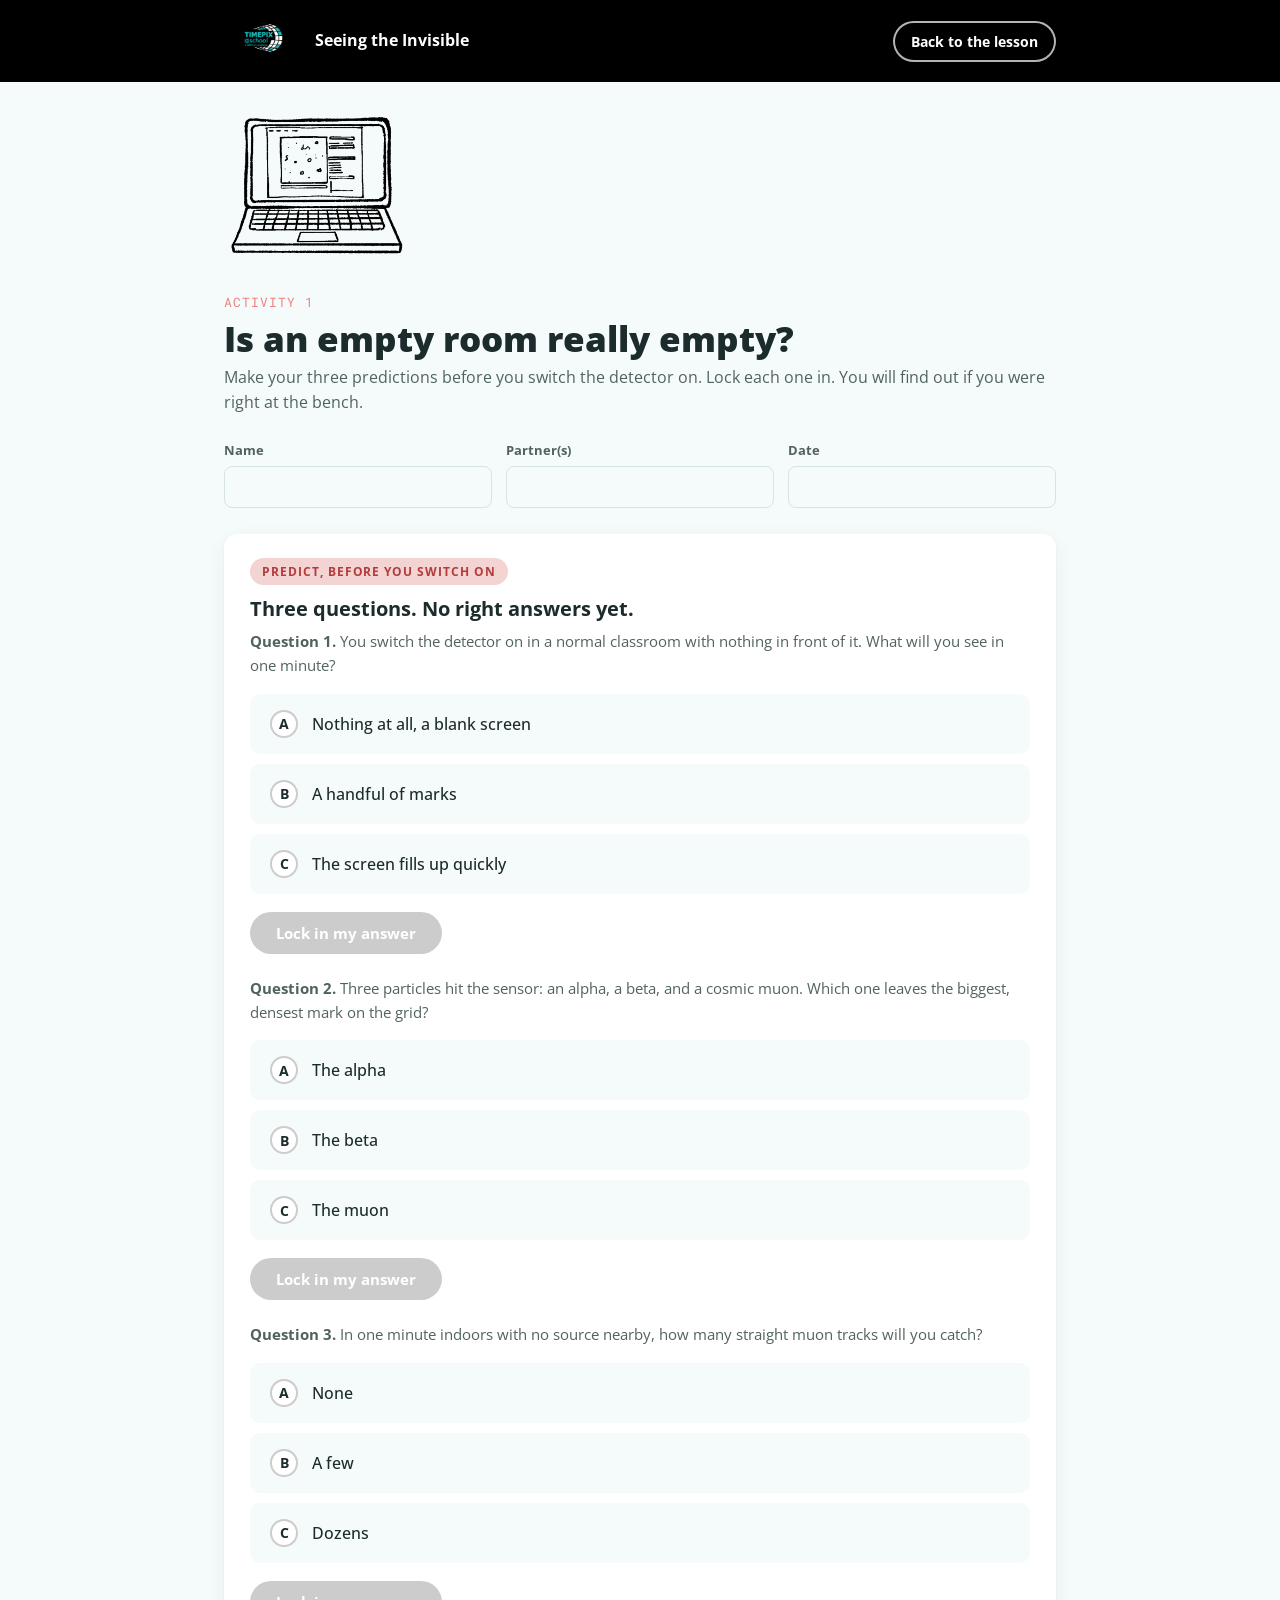
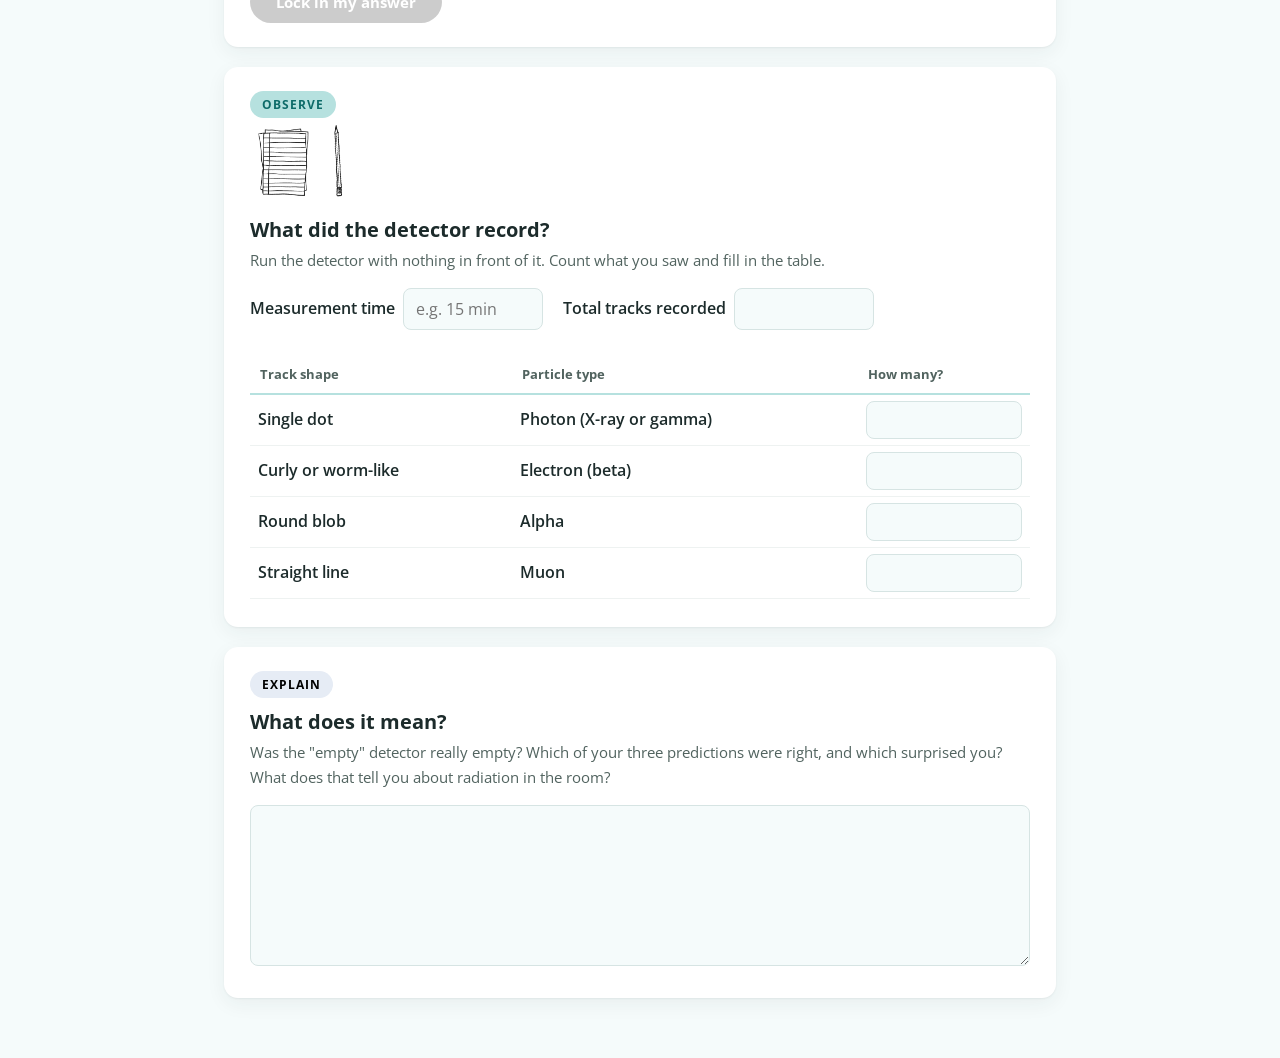
<file: activity-1.html>
<!doctype html>
<html lang="en">
  <head>
    <meta charset="UTF-8" />
    <meta name="viewport" content="width=device-width, initial-scale=1.0" />
    <title>Activity 1 | TIMEPIX@school</title>
    <link rel="preconnect" href="https://fonts.googleapis.com" />
    <link rel="preconnect" href="https://fonts.gstatic.com" crossorigin />
    <link
      href="https://fonts.googleapis.com/css2?family=Open+Sans:ital,wght@0,300;0,400;0,600;0,700;0,800;1,400&family=Roboto+Mono:wght@400;500&display=swap"
      rel="stylesheet"
    />
    <link rel="stylesheet" href="css/styles.css" />
    <link rel="stylesheet" href="css/worksheet.css" />
  </head>
  <body class="ws">
    <div class="ws-bar">
      <div class="ws-bar__inner">
        <span class="ws-bar__brand">
          <a href="index.html" aria-label="Home"
            ><img
              src="assets/timepix-logo.svg"
              alt="TIMEPIX@school"
              onerror="this.style.display = 'none'"
          /></a>
          Seeing the Invisible
        </span>
        <span class="ws-bar__actions">
          <a class="ws-back" href="index.html">Back to the lesson</a>
        </span>
      </div>
    </div>

    <div class="sheet">
      <div class="sheet__head">
        <img
          src="assets/laptop.png"
          alt="Activity 1 illustration"
          class="sheet__hero-img"
          onerror="this.style.display = 'none'"
        />
        <p class="sheet__eyebrow">Activity 1</p>
        <h1>Is an empty room really empty?</h1>
        <p class="sheet__sub">
          Make your three predictions before you switch the detector on. Lock
          each one in. You will find out if you were right at the bench.
        </p>
      </div>

      <div class="idrow">
        <label>Name <input type="text" /></label>
        <label>Partner(s) <input type="text" /></label>
        <label>Date <input type="text" /></label>
      </div>

      <!-- PREDICT -->
      <div class="step">
        <span class="step__tag step__tag--predict"
          >Predict, before you switch on</span
        >
        <h2>Three questions. No right answers yet.</h2>

        <p class="guide" style="margin-top: 8px">
          <strong>Question 1.</strong> You switch the detector on in a normal
          classroom with nothing in front of it. What will you see in one
          minute?
        </p>
        <div class="pred-options" id="p1">
          <button class="pred-opt" data-q="p1" data-i="0">
            <span class="pred-letter">A</span>Nothing at all, a blank screen
          </button>
          <button class="pred-opt" data-q="p1" data-i="1">
            <span class="pred-letter">B</span>A handful of marks
          </button>
          <button class="pred-opt" data-q="p1" data-i="2">
            <span class="pred-letter">C</span>The screen fills up quickly
          </button>
        </div>
        <button class="pred-lock-btn" id="lock1" disabled>
          Lock in my answer
        </button>
        <p class="pred-confirmed" id="conf1">
          Prediction locked. You will find out at the bench.
        </p>

        <p class="guide" style="margin-top: 22px">
          <strong>Question 2.</strong> Three particles hit the sensor: an alpha,
          a beta, and a cosmic muon. Which one leaves the biggest, densest mark
          on the grid?
        </p>
        <div class="pred-options" id="p2">
          <button class="pred-opt" data-q="p2" data-i="0">
            <span class="pred-letter">A</span>The alpha
          </button>
          <button class="pred-opt" data-q="p2" data-i="1">
            <span class="pred-letter">B</span>The beta
          </button>
          <button class="pred-opt" data-q="p2" data-i="2">
            <span class="pred-letter">C</span>The muon
          </button>
        </div>
        <button class="pred-lock-btn" id="lock2" disabled>
          Lock in my answer
        </button>
        <p class="pred-confirmed" id="conf2">
          Prediction locked. You will find out at the bench.
        </p>

        <p class="guide" style="margin-top: 22px">
          <strong>Question 3.</strong> In one minute indoors with no source
          nearby, how many straight muon tracks will you catch?
        </p>
        <div class="pred-options" id="p3">
          <button class="pred-opt" data-q="p3" data-i="0">
            <span class="pred-letter">A</span>None
          </button>
          <button class="pred-opt" data-q="p3" data-i="1">
            <span class="pred-letter">B</span>A few
          </button>
          <button class="pred-opt" data-q="p3" data-i="2">
            <span class="pred-letter">C</span>Dozens
          </button>
        </div>
        <button class="pred-lock-btn" id="lock3" disabled>
          Lock in my answer
        </button>
        <p class="pred-confirmed" id="conf3">
          Prediction locked. You will find out at the bench.
        </p>
      </div>

      <!-- OBSERVE -->

      <div class="step">
        <span class="step__tag step__tag--observe">Observe</span>
        <div class="ideas-deco" aria-hidden="true">
          <img
            src="assets/paper.png"
            alt=""
            onerror="this.style.display = 'none'"
          /><img
            src="assets/pencil.png"
            alt=""
            onerror="this.style.display = 'none'"
          />
        </div>
        <h2>What did the detector record?</h2>
        <p class="guide">
          Run the detector with nothing in front of it. Count what you saw and
          fill in the table.
        </p>

        <div>
          <span class="field-inline"
            >Measurement time <input type="text" placeholder="e.g. 15 min"
          /></span>
          <span class="field-inline"
            >Total tracks recorded <input type="text"
          /></span>
        </div>

        <table class="ws-table" style="margin-top: 14px">
          <thead>
            <tr>
              <th>Track shape</th>
              <th>Particle type</th>
              <th style="width: 22%">How many?</th>
            </tr>
          </thead>
          <tbody>
            <tr>
              <td class="fixed">Single dot</td>
              <td class="fixed">Photon (X-ray or gamma)</td>
              <td><input type="text" /></td>
            </tr>
            <tr>
              <td class="fixed">Curly or worm-like</td>
              <td class="fixed">Electron (beta)</td>
              <td><input type="text" /></td>
            </tr>
            <tr>
              <td class="fixed">Round blob</td>
              <td class="fixed">Alpha</td>
              <td><input type="text" /></td>
            </tr>
            <tr>
              <td class="fixed">Straight line</td>
              <td class="fixed">Muon</td>
              <td><input type="text" /></td>
            </tr>
          </tbody>
        </table>
      </div>

      <!-- EXPLAIN -->
      <div class="step">
        <span class="step__tag step__tag--explain">Explain</span>
        <h2>What does it mean?</h2>
        <p class="guide">
          Was the "empty" detector really empty? Which of your three predictions
          were right, and which surprised you? What does that tell you about
          radiation in the room?
        </p>
        <textarea rows="6"></textarea>
      </div>

      <div class="pred-summary" id="summary1">
        <h4>Your predictions</h4>
        <ul class="pred-summary__list" id="summaryList1"></ul>
        <p class="pred-summary__note">
          Keep these in mind when you switch the detector on.
        </p>
      </div>
    </div>

    <script>
      const QUESTIONS_1 = [
        {
          q: "What will you see in one minute?",
          opts: [
            "Nothing at all, a blank screen",
            "A handful of marks",
            "The screen fills up quickly",
          ],
        },
        {
          q: "Which leaves the biggest densest mark?",
          opts: ["The alpha", "The beta", "The muon"],
        },
        {
          q: "How many muon tracks in one minute indoors?",
          opts: ["None", "A few", "Dozens"],
        },
      ];
      const selections = {};

      document.querySelectorAll(".pred-opt").forEach((btn) => {
        btn.addEventListener("click", () => {
          const q = btn.dataset.q;
          const group = document.getElementById(q);
          if (group.classList.contains("pred-locked")) return;
          group
            .querySelectorAll(".pred-opt")
            .forEach((b) => b.classList.remove("selected"));
          btn.classList.add("selected");
          selections[q] = parseInt(btn.dataset.i);
          document.getElementById("lock" + q.slice(1)).disabled = false;
        });
      });

      ["lock1", "lock2", "lock3"].forEach((id, i) => {
        const btn = document.getElementById(id);
        const q = "p" + (i + 1);
        btn.addEventListener("click", () => {
          if (selections[q] === undefined) return;
          document.getElementById(q).classList.add("pred-locked");
          btn.disabled = true;
          document.getElementById("conf" + (i + 1)).classList.add("show");
          maybeShowSummary();
        });
      });

      function maybeShowSummary() {
        if (Object.keys(selections).length < 3) return;
        const box = document.getElementById("summary1");
        const list = document.getElementById("summaryList1");
        list.innerHTML = "";
        QUESTIONS_1.forEach((item, i) => {
          const q = "p" + (i + 1);
          if (selections[q] === undefined) return;
          const li = document.createElement("li");
          li.innerHTML =
            '<span class="pred-summary__q">' +
            item.q +
            "</span>" +
            '<span class="pred-summary__a">' +
            item.opts[selections[q]] +
            "</span>";
          list.appendChild(li);
        });
        box.classList.add("show");
      }
    </script>
  </body>
</html>
</file>
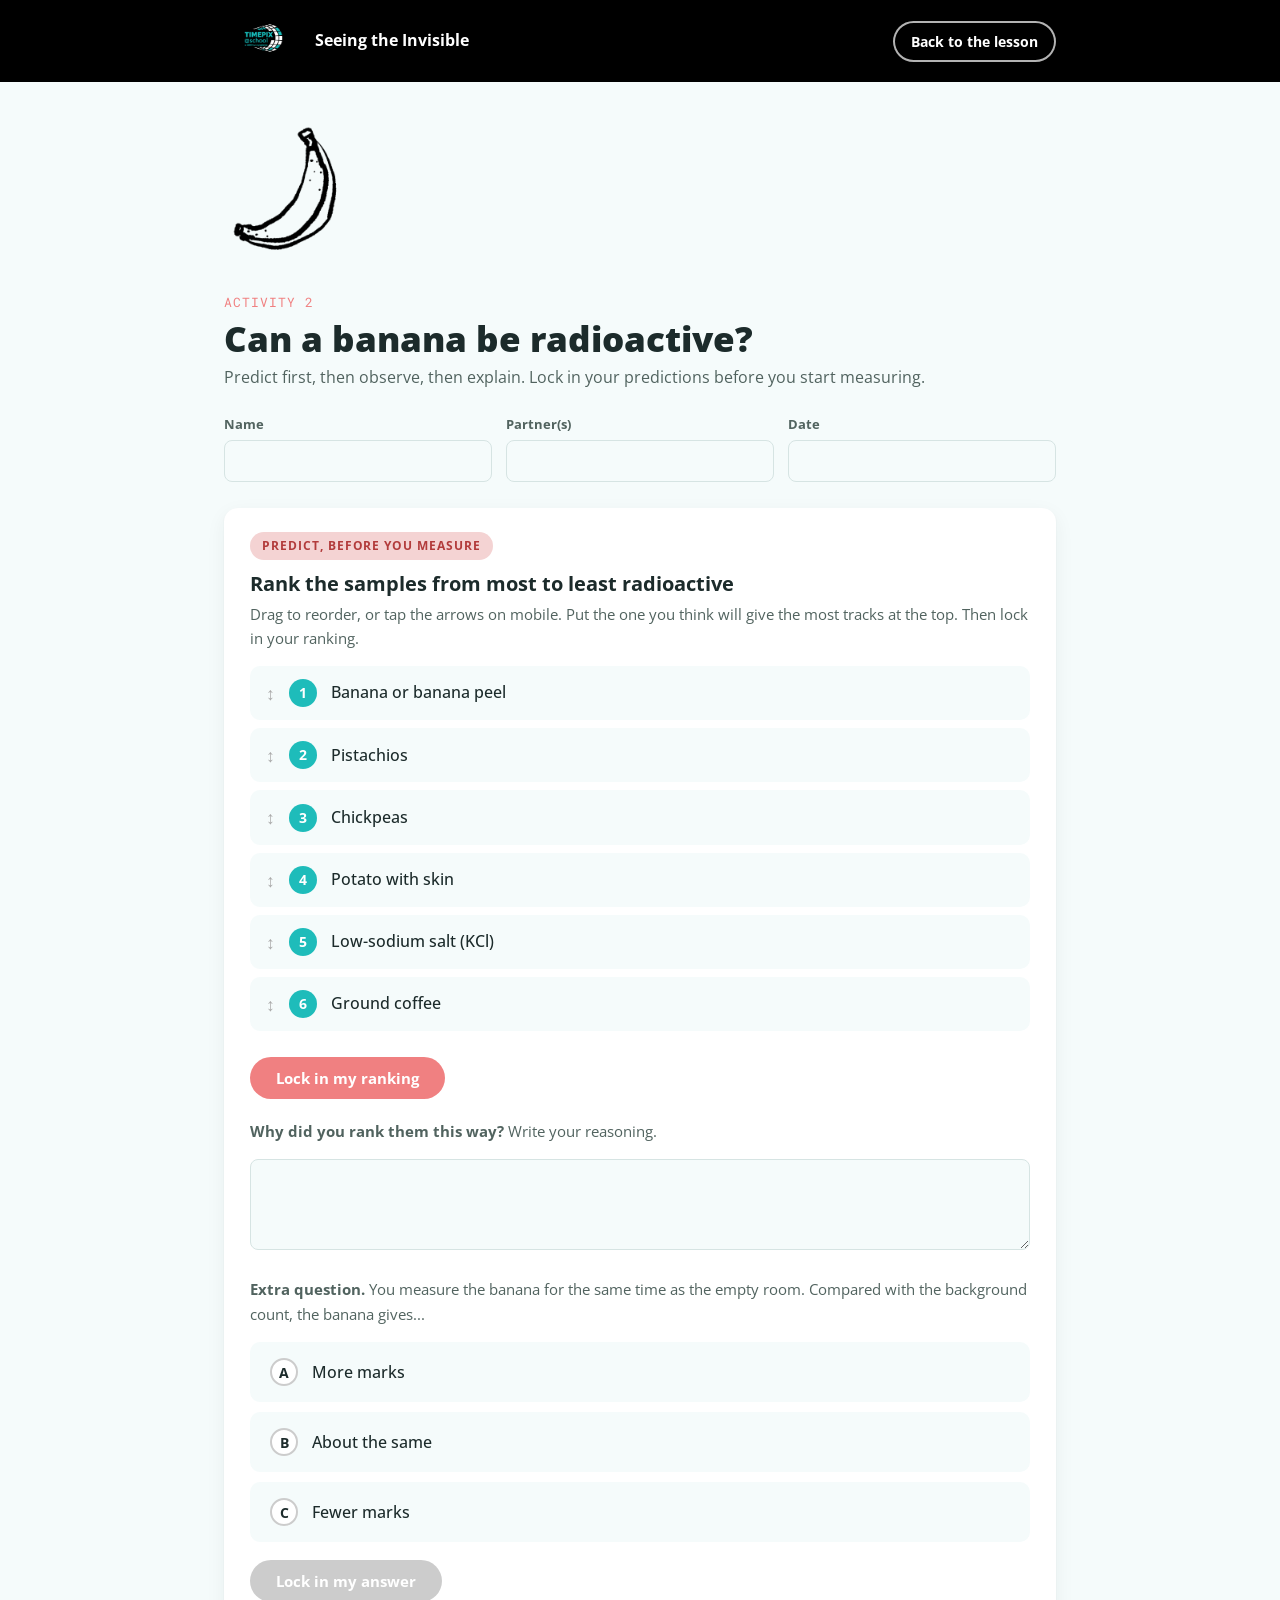
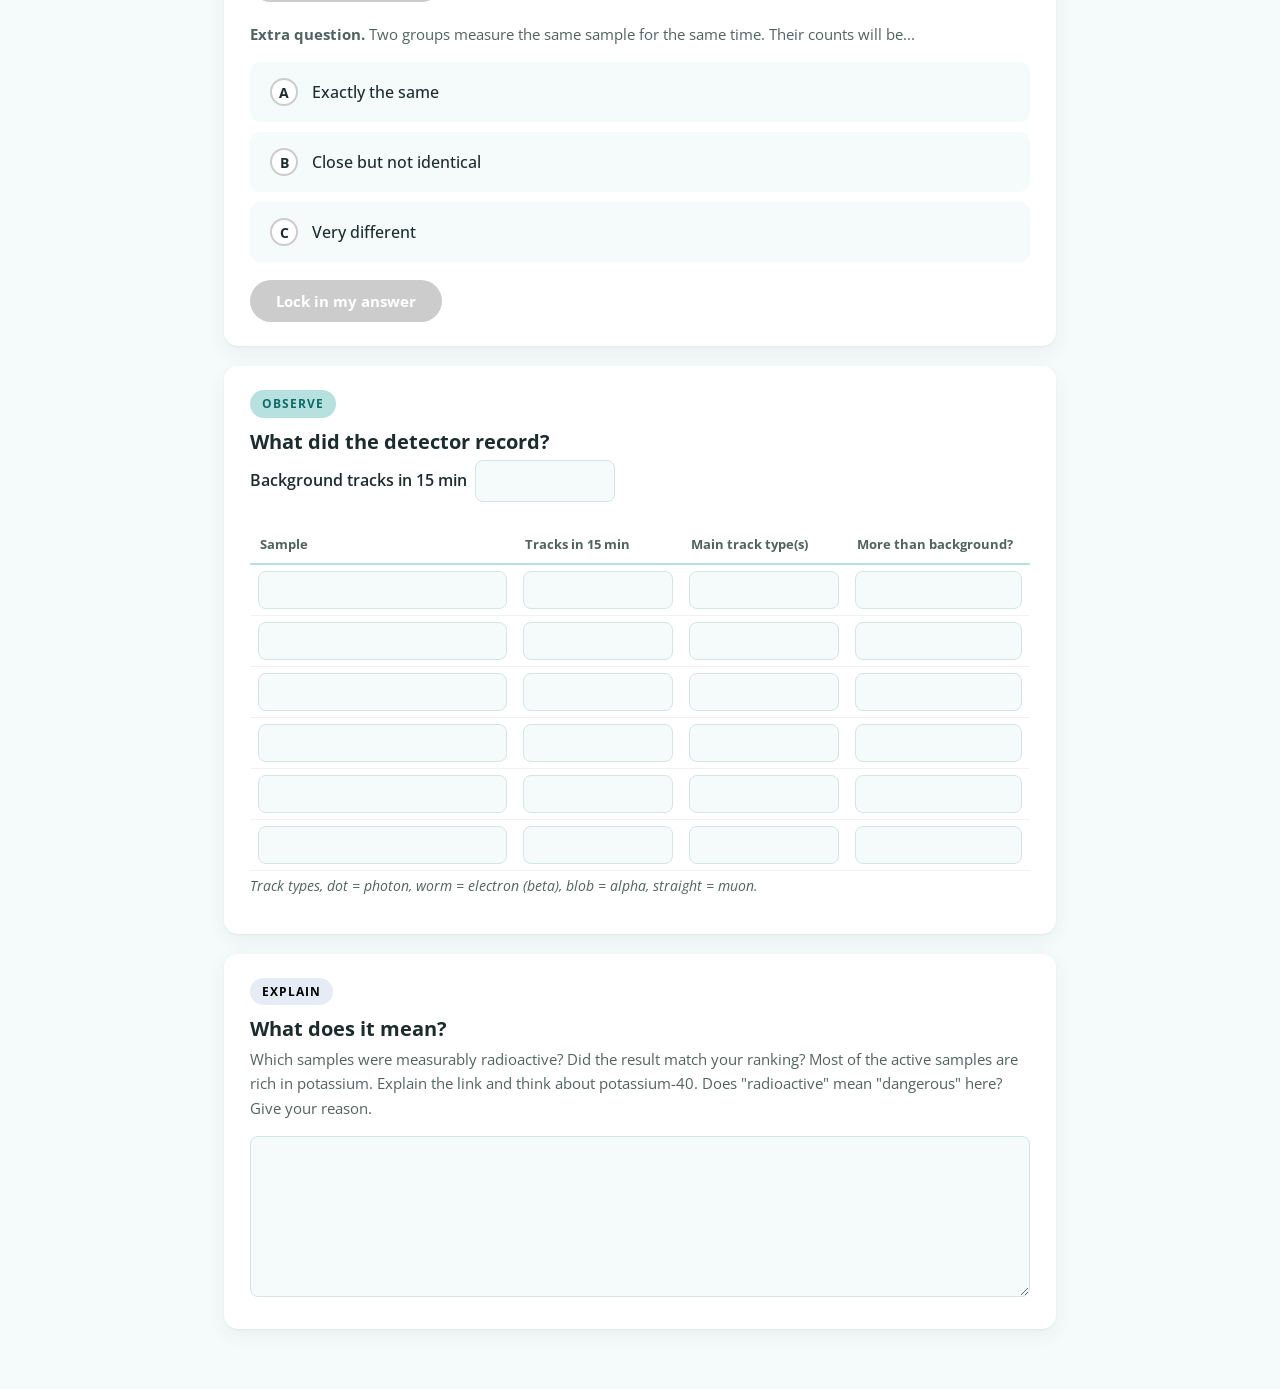
<file: activity-2.html>
<!doctype html>
<html lang="en">
  <head>
    <meta charset="UTF-8" />
    <meta name="viewport" content="width=device-width, initial-scale=1.0" />
    <title>Activity 2 | TIMEPIX@school</title>
    <link rel="preconnect" href="https://fonts.googleapis.com" />
    <link rel="preconnect" href="https://fonts.gstatic.com" crossorigin />
    <link
      href="https://fonts.googleapis.com/css2?family=Open+Sans:ital,wght@0,300;0,400;0,600;0,700;0,800;1,400&family=Roboto+Mono:wght@400;500&display=swap"
      rel="stylesheet"
    />
    <link rel="stylesheet" href="css/styles.css" />
    <link rel="stylesheet" href="css/worksheet.css" />
  </head>
  <body class="ws">
    <div class="ws-bar">
      <div class="ws-bar__inner">
        <span class="ws-bar__brand">
          <a href="index.html" aria-label="Home"
            ><img
              src="assets/timepix-logo.svg"
              alt="TIMEPIX@school"
              onerror="this.style.display = 'none'"
          /></a>
          Seeing the Invisible
        </span>
        <span class="ws-bar__actions">
          <a class="ws-back" href="index.html">Back to the lesson</a>
        </span>
      </div>
    </div>

    <div class="sheet">
      <div class="sheet__head">
        <img
          src="assets/banana.png"
          alt="Activity 2 illustration"
          class="sheet__hero-img"
          onerror="this.style.display = 'none'"
        />
        <p class="sheet__eyebrow">Activity 2</p>
        <h1>Can a banana be radioactive?</h1>
        <p class="sheet__sub">
          Predict first, then observe, then explain. Lock in your predictions
          before you start measuring.
        </p>
      </div>

      <div class="idrow">
        <label>Name <input type="text" /></label>
        <label>Partner(s) <input type="text" /></label>
        <label>Date <input type="text" /></label>
      </div>

      <!-- PREDICT: ranking -->
      <div class="step">
        <span class="step__tag step__tag--predict"
          >Predict, before you measure</span
        >
        <h2>Rank the samples from most to least radioactive</h2>
        <p class="guide">
          Drag to reorder, or tap the arrows on mobile. Put the one you think
          will give the most tracks at the top. Then lock in your ranking.
        </p>

        <ul class="rank-list" id="rankList">
          <li
            class="rank-item"
            draggable="true"
            data-sample="Banana or banana peel"
          >
            <span class="rank-handle">&#8597;</span>
            <span class="rank-num">1</span>
            <span>Banana or banana peel</span>
          </li>
          <li class="rank-item" draggable="true" data-sample="Pistachios">
            <span class="rank-handle">&#8597;</span>
            <span class="rank-num">2</span>
            <span>Pistachios</span>
          </li>
          <li class="rank-item" draggable="true" data-sample="Chickpeas">
            <span class="rank-handle">&#8597;</span>
            <span class="rank-num">3</span>
            <span>Chickpeas</span>
          </li>
          <li class="rank-item" draggable="true" data-sample="Potato with skin">
            <span class="rank-handle">&#8597;</span>
            <span class="rank-num">4</span>
            <span>Potato with skin</span>
          </li>
          <li
            class="rank-item"
            draggable="true"
            data-sample="Low-sodium salt (KCl)"
          >
            <span class="rank-handle">&#8597;</span>
            <span class="rank-num">5</span>
            <span>Low-sodium salt (KCl)</span>
          </li>
          <li class="rank-item" draggable="true" data-sample="Ground coffee">
            <span class="rank-handle">&#8597;</span>
            <span class="rank-num">6</span>
            <span>Ground coffee</span>
          </li>
        </ul>
        <button class="pred-lock-btn" id="lockRank">Lock in my ranking</button>
        <p class="pred-confirmed" id="confRank">
          Ranking locked. You will compare it with your results at the end.
        </p>

        <p class="guide" style="margin-top: 20px">
          <strong>Why did you rank them this way?</strong> Write your reasoning.
        </p>
        <textarea rows="3"></textarea>

        <p class="guide" style="margin-top: 20px">
          <strong>Extra question.</strong> You measure the banana for the same
          time as the empty room. Compared with the background count, the banana
          gives...
        </p>
        <div class="pred-options" id="pBanana">
          <button class="pred-opt" data-q="pBanana" data-i="0">
            <span class="pred-letter">A</span>More marks
          </button>
          <button class="pred-opt" data-q="pBanana" data-i="1">
            <span class="pred-letter">B</span>About the same
          </button>
          <button class="pred-opt" data-q="pBanana" data-i="2">
            <span class="pred-letter">C</span>Fewer marks
          </button>
        </div>
        <button class="pred-lock-btn" id="lockBanana" disabled>
          Lock in my answer
        </button>
        <p class="pred-confirmed" id="confBanana">Prediction locked.</p>

        <p class="guide" style="margin-top: 20px">
          <strong>Extra question.</strong> Two groups measure the same sample
          for the same time. Their counts will be...
        </p>
        <div class="pred-options" id="pGroups">
          <button class="pred-opt" data-q="pGroups" data-i="0">
            <span class="pred-letter">A</span>Exactly the same
          </button>
          <button class="pred-opt" data-q="pGroups" data-i="1">
            <span class="pred-letter">B</span>Close but not identical
          </button>
          <button class="pred-opt" data-q="pGroups" data-i="2">
            <span class="pred-letter">C</span>Very different
          </button>
        </div>
        <button class="pred-lock-btn" id="lockGroups" disabled>
          Lock in my answer
        </button>
        <p class="pred-confirmed" id="confGroups">Prediction locked.</p>
      </div>

      <!-- OBSERVE -->
      <div class="step">
        <span class="step__tag step__tag--observe">Observe</span>
        <h2>What did the detector record?</h2>

        <span class="field-inline"
          >Background tracks in 15 min <input type="text"
        /></span>

        <table class="ws-table" style="margin-top: 12px">
          <thead>
            <tr>
              <th style="width: 34%">Sample</th>
              <th>Tracks in 15 min</th>
              <th>Main track type(s)</th>
              <th>More than background?</th>
            </tr>
          </thead>
          <tbody>
            <tr>
              <td><input type="text" /></td>
              <td><input type="text" /></td>
              <td><input type="text" /></td>
              <td><input type="text" /></td>
            </tr>
            <tr>
              <td><input type="text" /></td>
              <td><input type="text" /></td>
              <td><input type="text" /></td>
              <td><input type="text" /></td>
            </tr>
            <tr>
              <td><input type="text" /></td>
              <td><input type="text" /></td>
              <td><input type="text" /></td>
              <td><input type="text" /></td>
            </tr>
            <tr>
              <td><input type="text" /></td>
              <td><input type="text" /></td>
              <td><input type="text" /></td>
              <td><input type="text" /></td>
            </tr>
            <tr>
              <td><input type="text" /></td>
              <td><input type="text" /></td>
              <td><input type="text" /></td>
              <td><input type="text" /></td>
            </tr>
            <tr>
              <td><input type="text" /></td>
              <td><input type="text" /></td>
              <td><input type="text" /></td>
              <td><input type="text" /></td>
            </tr>
          </tbody>
        </table>
        <p class="hint">
          Track types, dot = photon, worm = electron (beta), blob = alpha,
          straight = muon.
        </p>
      </div>

      <!-- EXPLAIN -->
      <div class="step">
        <span class="step__tag step__tag--explain">Explain</span>
        <h2>What does it mean?</h2>
        <p class="guide">
          Which samples were measurably radioactive? Did the result match your
          ranking? Most of the active samples are rich in potassium. Explain the
          link and think about potassium-40. Does "radioactive" mean "dangerous"
          here? Give your reason.
        </p>
        <textarea rows="6"></textarea>
      </div>

      <div class="pred-summary" id="summary2">
        <h4>Your predictions</h4>
        <ul class="pred-summary__list" id="summaryList2"></ul>
        <p class="pred-summary__note">
          Keep these in mind when you start measuring.
        </p>
      </div>
    </div>

    <script>
      const list = document.getElementById("rankList");
      let dragged = null;
      const selects = {};

      list.querySelectorAll(".rank-item").forEach((item) => {
        item.addEventListener("dragstart", () => {
          dragged = item;
          setTimeout(() => item.classList.add("dragging"), 0);
        });
        item.addEventListener("dragend", () => {
          item.classList.remove("dragging");
          dragged = null;
          updateNums();
        });
        item.addEventListener("dragover", (e) => {
          e.preventDefault();
          item.classList.add("drag-over");
        });
        item.addEventListener("dragleave", () =>
          item.classList.remove("drag-over"),
        );
        item.addEventListener("drop", (e) => {
          e.preventDefault();
          item.classList.remove("drag-over");
          if (dragged && dragged !== item) {
            const items = [...list.querySelectorAll(".rank-item")];
            const di = items.indexOf(dragged),
              ti = items.indexOf(item);
            list.insertBefore(dragged, di < ti ? item.nextSibling : item);
            updateNums();
          }
        });
      });

      list.querySelectorAll(".rank-handle").forEach((handle) => {
        handle.addEventListener("click", () => {
          const item = handle.closest(".rank-item");
          const items = [...list.querySelectorAll(".rank-item")];
          const idx = items.indexOf(item);
          if (idx > 0) {
            list.insertBefore(item, items[idx - 1]);
            updateNums();
          }
        });
      });

      function updateNums() {
        list.querySelectorAll(".rank-item").forEach((item, i) => {
          item.querySelector(".rank-num").textContent = i + 1;
        });
      }

      let rankLocked = false;
      document.getElementById("lockRank").addEventListener("click", () => {
        list.classList.add("rank-locked");
        document.getElementById("lockRank").disabled = true;
        document.getElementById("confRank").classList.add("show");
        rankLocked = true;
        maybeShowSummary2();
      });

      document.querySelectorAll(".pred-opt").forEach((btn) => {
        btn.addEventListener("click", () => {
          const q = btn.dataset.q;
          const group = document.getElementById(q);
          if (group.classList.contains("pred-locked")) return;
          group
            .querySelectorAll(".pred-opt")
            .forEach((b) => b.classList.remove("selected"));
          btn.classList.add("selected");
          selects[q] = btn.dataset.i;
          const lockMap = { pBanana: "lockBanana", pGroups: "lockGroups" };
          document.getElementById(lockMap[q]).disabled = false;
        });
      });

      [
        ["lockBanana", "pBanana", "confBanana"],
        ["lockGroups", "pGroups", "confGroups"],
      ].forEach(([lid, qid, cid]) => {
        document.getElementById(lid).addEventListener("click", () => {
          if (selects[qid] === undefined) return;
          document.getElementById(qid).classList.add("pred-locked");
          document.getElementById(lid).disabled = true;
          document.getElementById(cid).classList.add("show");
          maybeShowSummary2();
        });
      });

      const OPTS_BANANA = ["More marks", "About the same", "Fewer marks"];
      const OPTS_GROUPS = [
        "Exactly the same",
        "Close but not identical",
        "Very different",
      ];

      function maybeShowSummary2() {
        if (
          !rankLocked ||
          selects["pBanana"] === undefined ||
          selects["pGroups"] === undefined
        )
          return;
        const items = [...list.querySelectorAll(".rank-item")];
        const ranking = items
          .map((el, i) => i + 1 + ". " + el.dataset.sample)
          .join(", ");
        const ul = document.getElementById("summaryList2");
        ul.innerHTML =
          '<li><span class="pred-summary__q">Your ranking (most to least active)</span>' +
          '<span class="pred-summary__a">' +
          ranking +
          "</span></li>" +
          '<li><span class="pred-summary__q">Banana compared with background</span>' +
          '<span class="pred-summary__a">' +
          OPTS_BANANA[selects["pBanana"]] +
          "</span></li>" +
          '<li><span class="pred-summary__q">Two groups measuring the same sample</span>' +
          '<span class="pred-summary__a">' +
          OPTS_GROUPS[selects["pGroups"]] +
          "</span></li>";
        document.getElementById("summary2").classList.add("show");
      }
    </script>
  </body>
</html>
</file>
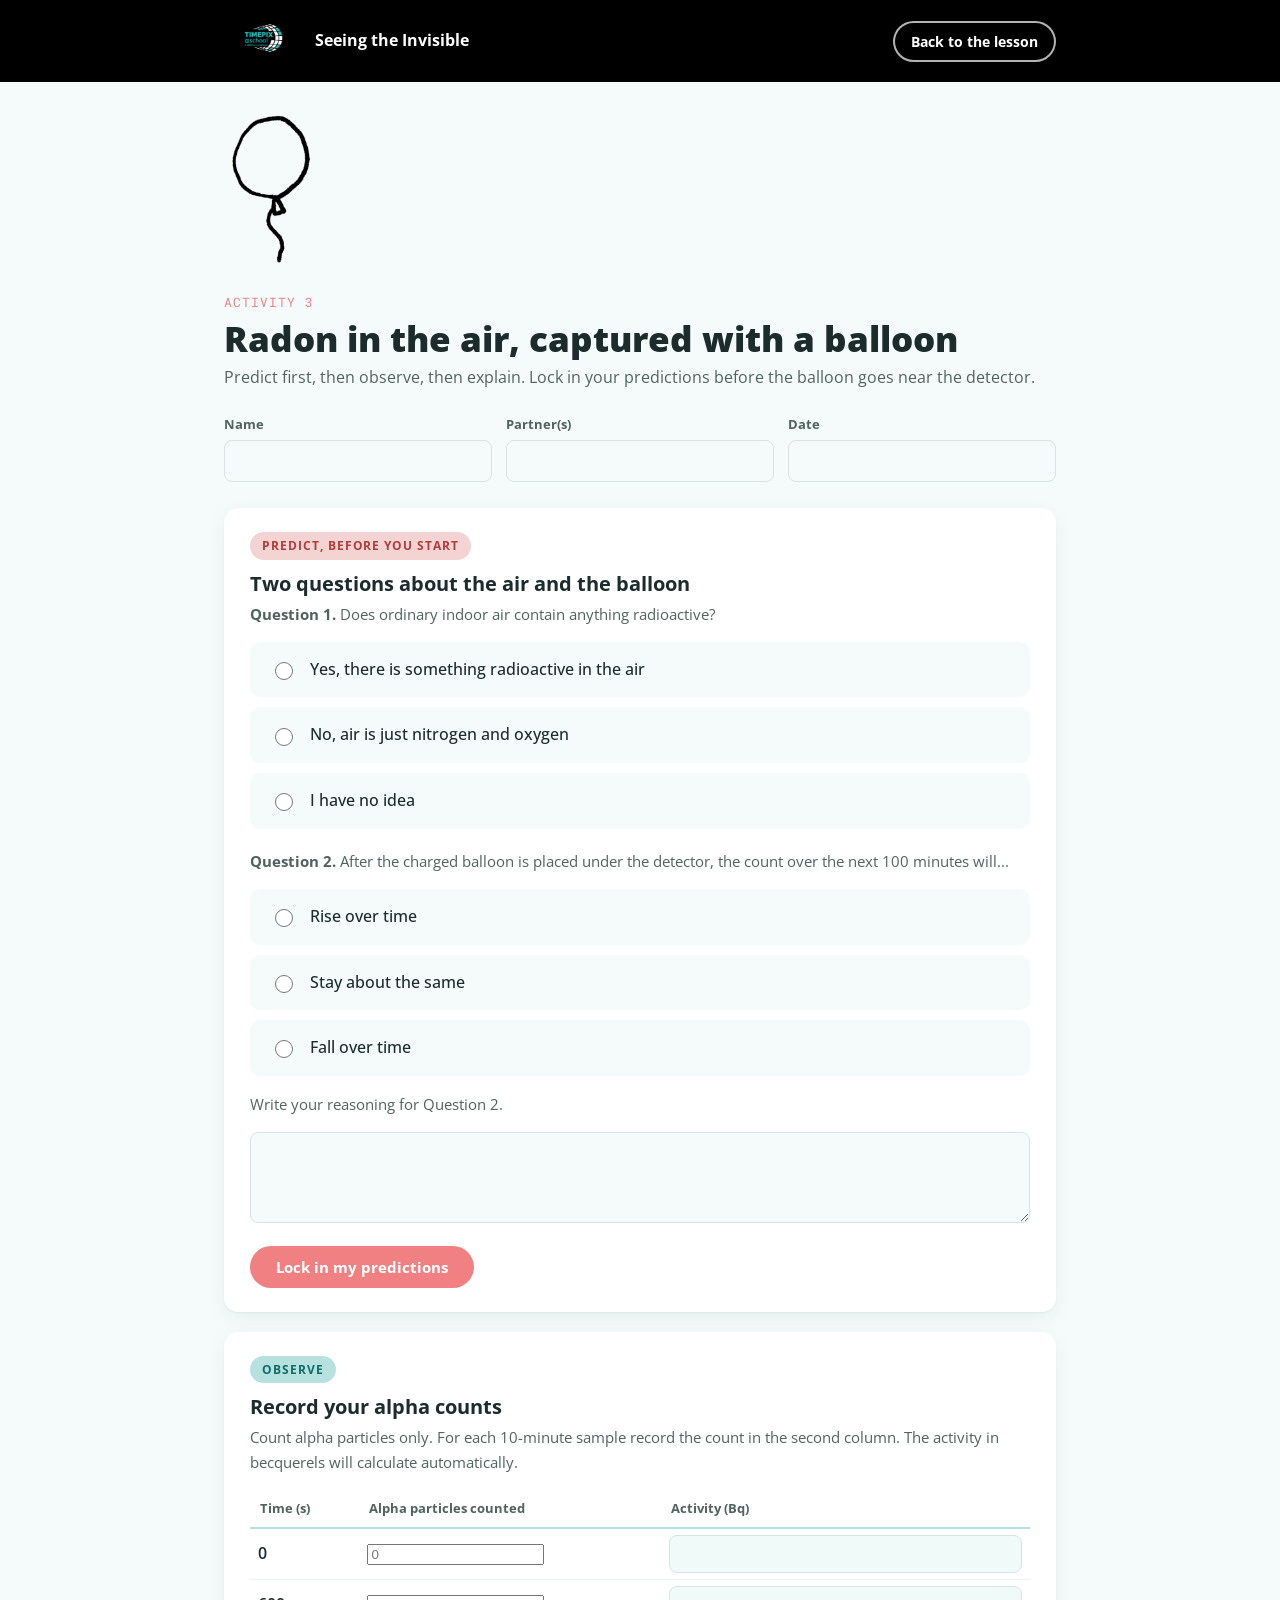
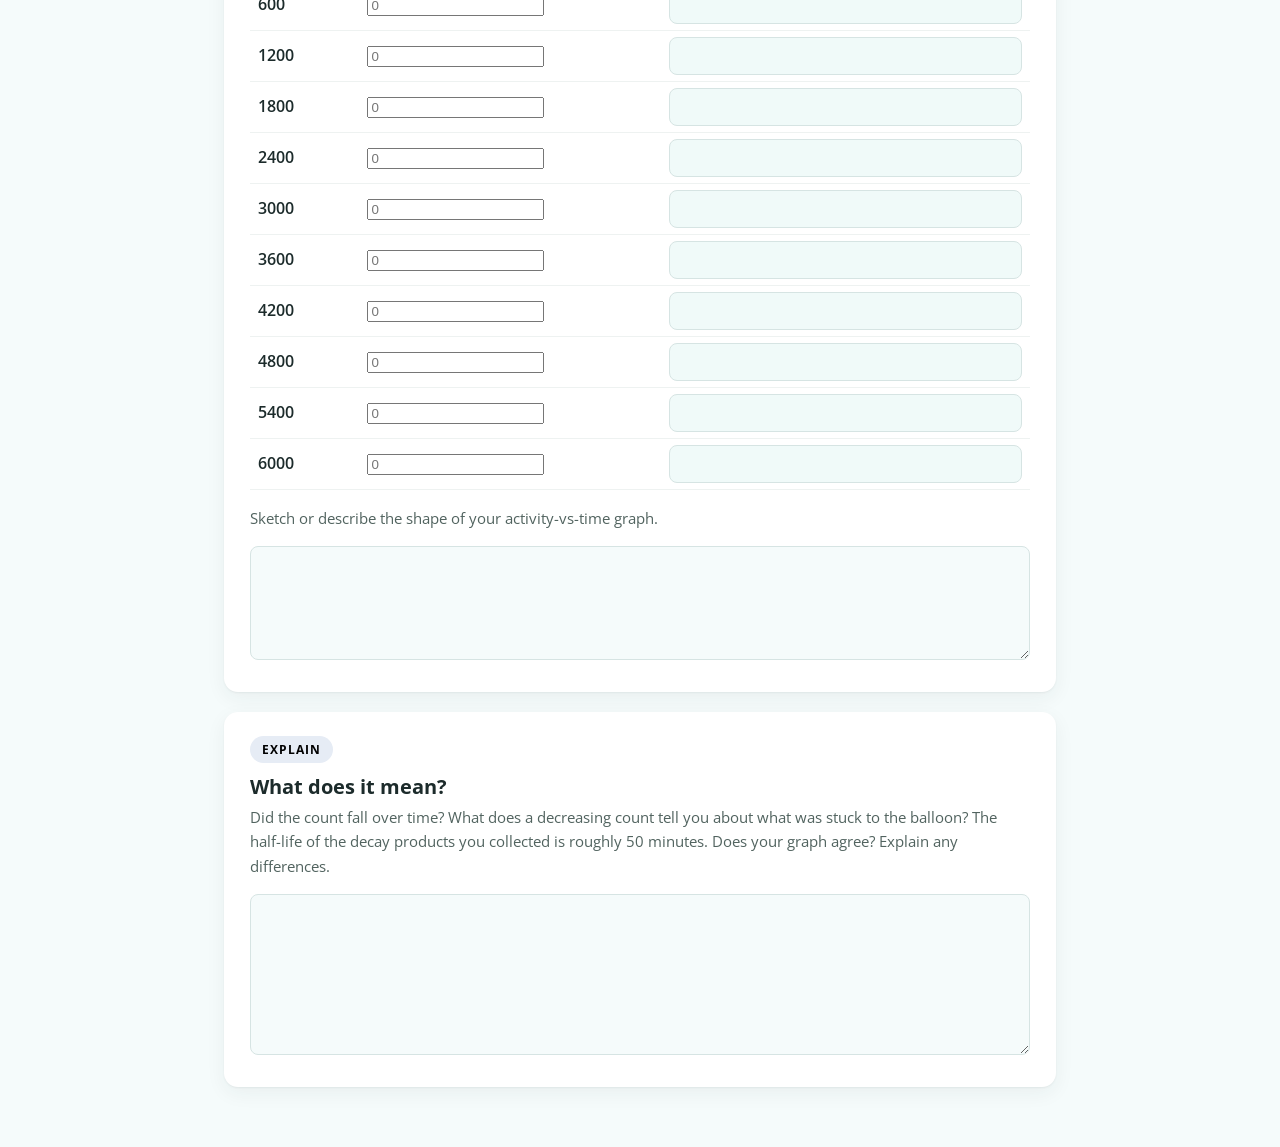
<file: activity-3.html>
<!doctype html>
<html lang="en">
  <head>
    <meta charset="UTF-8" />
    <meta name="viewport" content="width=device-width, initial-scale=1.0" />
    <title>Activity 3 | TIMEPIX@school</title>
    <link rel="preconnect" href="https://fonts.googleapis.com" />
    <link rel="preconnect" href="https://fonts.gstatic.com" crossorigin />
    <link
      href="https://fonts.googleapis.com/css2?family=Open+Sans:ital,wght@0,300;0,400;0,600;0,700;0,800;1,400&family=Roboto+Mono:wght@400;500&display=swap"
      rel="stylesheet"
    />
    <link rel="stylesheet" href="css/styles.css" />
    <link rel="stylesheet" href="css/worksheet.css" />
  </head>
  <body class="ws">
    <div class="ws-bar">
      <div class="ws-bar__inner">
        <span class="ws-bar__brand">
          <a href="index.html" aria-label="Home"
            ><img
              src="assets/timepix-logo.svg"
              alt="TIMEPIX@school"
              onerror="this.style.display = 'none'"
          /></a>
          Seeing the Invisible
        </span>
        <span class="ws-bar__actions">
          <a class="ws-back" href="index.html">Back to the lesson</a>
        </span>
      </div>
    </div>

    <div class="sheet">
      <div class="sheet__head">
        <img
          src="assets/balloon.png"
          alt="Activity 3 illustration"
          class="sheet__hero-img"
          onerror="this.style.display = 'none'"
        />
        <p class="sheet__eyebrow">Activity 3</p>
        <h1>Radon in the air, captured with a balloon</h1>
        <p class="sheet__sub">
          Predict first, then observe, then explain. Lock in your predictions
          before the balloon goes near the detector.
        </p>
      </div>

      <div class="idrow">
        <label>Name <input type="text" /></label>
        <label>Partner(s) <input type="text" /></label>
        <label>Date <input type="text" /></label>
      </div>

      <div class="step">
        <span class="step__tag step__tag--predict"
          >Predict, before you start</span
        >
        <h2>Two questions about the air and the balloon</h2>

        <p class="guide">
          <strong>Question 1.</strong> Does ordinary indoor air contain anything
          radioactive?
        </p>
        <div class="iradio-group" id="ir3a">
          <label class="iradio"
            ><input type="radio" name="ir3a" /> Yes, there is something
            radioactive in the air</label
          >
          <label class="iradio"
            ><input type="radio" name="ir3a" /> No, air is just nitrogen and
            oxygen</label
          >
          <label class="iradio"
            ><input type="radio" name="ir3a" /> I have no idea</label
          >
        </div>

        <p class="guide" style="margin-top: 20px">
          <strong>Question 2.</strong> After the charged balloon is placed under
          the detector, the count over the next 100 minutes will...
        </p>
        <div class="iradio-group" id="ir3b">
          <label class="iradio"
            ><input type="radio" name="ir3b" /> Rise over time</label
          >
          <label class="iradio"
            ><input type="radio" name="ir3b" /> Stay about the same</label
          >
          <label class="iradio"
            ><input type="radio" name="ir3b" /> Fall over time</label
          >
        </div>

        <p class="guide" style="margin-top: 16px">
          Write your reasoning for Question 2.
        </p>
        <textarea rows="3"></textarea>

        <button class="pred-lock-btn" id="lock3" style="margin-top: 16px">
          Lock in my predictions
        </button>
        <p class="pred-confirmed" id="conf3">
          Predictions locked. You will find out at the bench.
        </p>
      </div>

      <div class="step">
        <span class="step__tag step__tag--observe">Observe</span>
        <h2>Record your alpha counts</h2>
        <p class="guide">
          Count alpha particles only. For each 10-minute sample record the
          count in the second column. The activity in becquerels will calculate
          automatically.
        </p>

        <table class="ws-table" id="decayTable">
          <thead>
            <tr>
              <th>Time (s)</th>
              <th>Alpha particles counted</th>
              <th>Activity (Bq)</th>
            </tr>
          </thead>
          <tbody>
            <tr>
              <td class="fixed">0</td>
              <td><input type="number" class="count-input" data-row="0" min="0" step="1" placeholder="0"></td>
              <td><input type="text" class="activity-output" data-row="0" readonly tabindex="-1" style="background:#f0faf9;color:#0e6b69;font-weight:700;cursor:default;"></td>
            </tr>
            <tr>
              <td class="fixed">600</td>
              <td><input type="number" class="count-input" data-row="1" min="0" step="1" placeholder="0"></td>
              <td><input type="text" class="activity-output" data-row="1" readonly tabindex="-1" style="background:#f0faf9;color:#0e6b69;font-weight:700;cursor:default;"></td>
            </tr>
            <tr>
              <td class="fixed">1200</td>
              <td><input type="number" class="count-input" data-row="2" min="0" step="1" placeholder="0"></td>
              <td><input type="text" class="activity-output" data-row="2" readonly tabindex="-1" style="background:#f0faf9;color:#0e6b69;font-weight:700;cursor:default;"></td>
            </tr>
            <tr>
              <td class="fixed">1800</td>
              <td><input type="number" class="count-input" data-row="3" min="0" step="1" placeholder="0"></td>
              <td><input type="text" class="activity-output" data-row="3" readonly tabindex="-1" style="background:#f0faf9;color:#0e6b69;font-weight:700;cursor:default;"></td>
            </tr>
            <tr>
              <td class="fixed">2400</td>
              <td><input type="number" class="count-input" data-row="4" min="0" step="1" placeholder="0"></td>
              <td><input type="text" class="activity-output" data-row="4" readonly tabindex="-1" style="background:#f0faf9;color:#0e6b69;font-weight:700;cursor:default;"></td>
            </tr>
            <tr>
              <td class="fixed">3000</td>
              <td><input type="number" class="count-input" data-row="5" min="0" step="1" placeholder="0"></td>
              <td><input type="text" class="activity-output" data-row="5" readonly tabindex="-1" style="background:#f0faf9;color:#0e6b69;font-weight:700;cursor:default;"></td>
            </tr>
            <tr>
              <td class="fixed">3600</td>
              <td><input type="number" class="count-input" data-row="6" min="0" step="1" placeholder="0"></td>
              <td><input type="text" class="activity-output" data-row="6" readonly tabindex="-1" style="background:#f0faf9;color:#0e6b69;font-weight:700;cursor:default;"></td>
            </tr>
            <tr>
              <td class="fixed">4200</td>
              <td><input type="number" class="count-input" data-row="7" min="0" step="1" placeholder="0"></td>
              <td><input type="text" class="activity-output" data-row="7" readonly tabindex="-1" style="background:#f0faf9;color:#0e6b69;font-weight:700;cursor:default;"></td>
            </tr>
            <tr>
              <td class="fixed">4800</td>
              <td><input type="number" class="count-input" data-row="8" min="0" step="1" placeholder="0"></td>
              <td><input type="text" class="activity-output" data-row="8" readonly tabindex="-1" style="background:#f0faf9;color:#0e6b69;font-weight:700;cursor:default;"></td>
            </tr>
            <tr>
              <td class="fixed">5400</td>
              <td><input type="number" class="count-input" data-row="9" min="0" step="1" placeholder="0"></td>
              <td><input type="text" class="activity-output" data-row="9" readonly tabindex="-1" style="background:#f0faf9;color:#0e6b69;font-weight:700;cursor:default;"></td>
            </tr>
            <tr>
              <td class="fixed">6000</td>
              <td><input type="number" class="count-input" data-row="10" min="0" step="1" placeholder="0"></td>
              <td><input type="text" class="activity-output" data-row="10" readonly tabindex="-1" style="background:#f0faf9;color:#0e6b69;font-weight:700;cursor:default;"></td>
            </tr>
          </tbody>
        </table>

        <p class="guide" style="margin-top: 16px">
          Sketch or describe the shape of your activity-vs-time graph.
        </p>
        <textarea rows="4"></textarea>
      </div>

      <div class="step">
        <span class="step__tag step__tag--explain">Explain</span>
        <h2>What does it mean?</h2>
        <p class="guide">
          Did the count fall over time? What does a decreasing count tell you
          about what was stuck to the balloon? The half-life of the decay
          products you collected is roughly 50 minutes. Does your graph agree?
          Explain any differences.
        </p>
        <textarea rows="6"></textarea>
      </div>

      <div class="pred-summary" id="summary3">
        <h4>Your predictions</h4>
        <ul class="pred-summary__list" id="summaryList3"></ul>
        <p class="pred-summary__note">
          Keep these in mind when the balloon goes near the detector.
        </p>
      </div>
    </div>

    <script>
      document.querySelectorAll(".iradio").forEach((label) => {
        label.addEventListener("click", () => {
          const name = label.querySelector("input").name;
          document
            .querySelectorAll('.iradio input[name="' + name + '"]')
            .forEach((inp) => {
              inp.closest(".iradio").classList.remove("selected");
            });
          label.classList.add("selected");
        });
      });

      document.getElementById("lock3").addEventListener("click", function () {
        this.disabled = true;
        document.querySelectorAll(".iradio").forEach((l) => {
          if (!l.classList.contains("selected")) l.style.opacity = ".4";
          l.style.pointerEvents = "none";
        });
        document.getElementById("conf3").classList.add("show");

        const a1 = document.querySelector('.iradio input[name="ir3a"]:checked');
        const a2 = document.querySelector('.iradio input[name="ir3b"]:checked');
        const ul = document.getElementById("summaryList3");
        ul.innerHTML =
          '<li><span class="pred-summary__q">Does indoor air contain something radioactive?</span>' +
          '<span class="pred-summary__a">' +
          (a1 ? a1.closest(".iradio").textContent.trim() : "No answer") +
          "</span></li>" +
          '<li><span class="pred-summary__q">Count over the next 100 minutes will...</span>' +
          '<span class="pred-summary__a">' +
          (a2 ? a2.closest(".iradio").textContent.trim() : "No answer") +
          "</span></li>";
        document.getElementById("summary3").classList.add("show");
      });
    </script>

    <script>
      // Auto-calculate Activity = count / 600
      document.querySelectorAll('.count-input').forEach(input => {
        input.addEventListener('input', () => {
          const row = input.dataset.row;
          const output = document.querySelector('.activity-output[data-row="' + row + '"]');
          const val = parseFloat(input.value);
          if (!isNaN(val) && val >= 0) {
            output.value = (val / 600).toFixed(4);
          } else {
            output.value = '';
          }
        });
      });
    </script>
  </body>
</html>
</file>
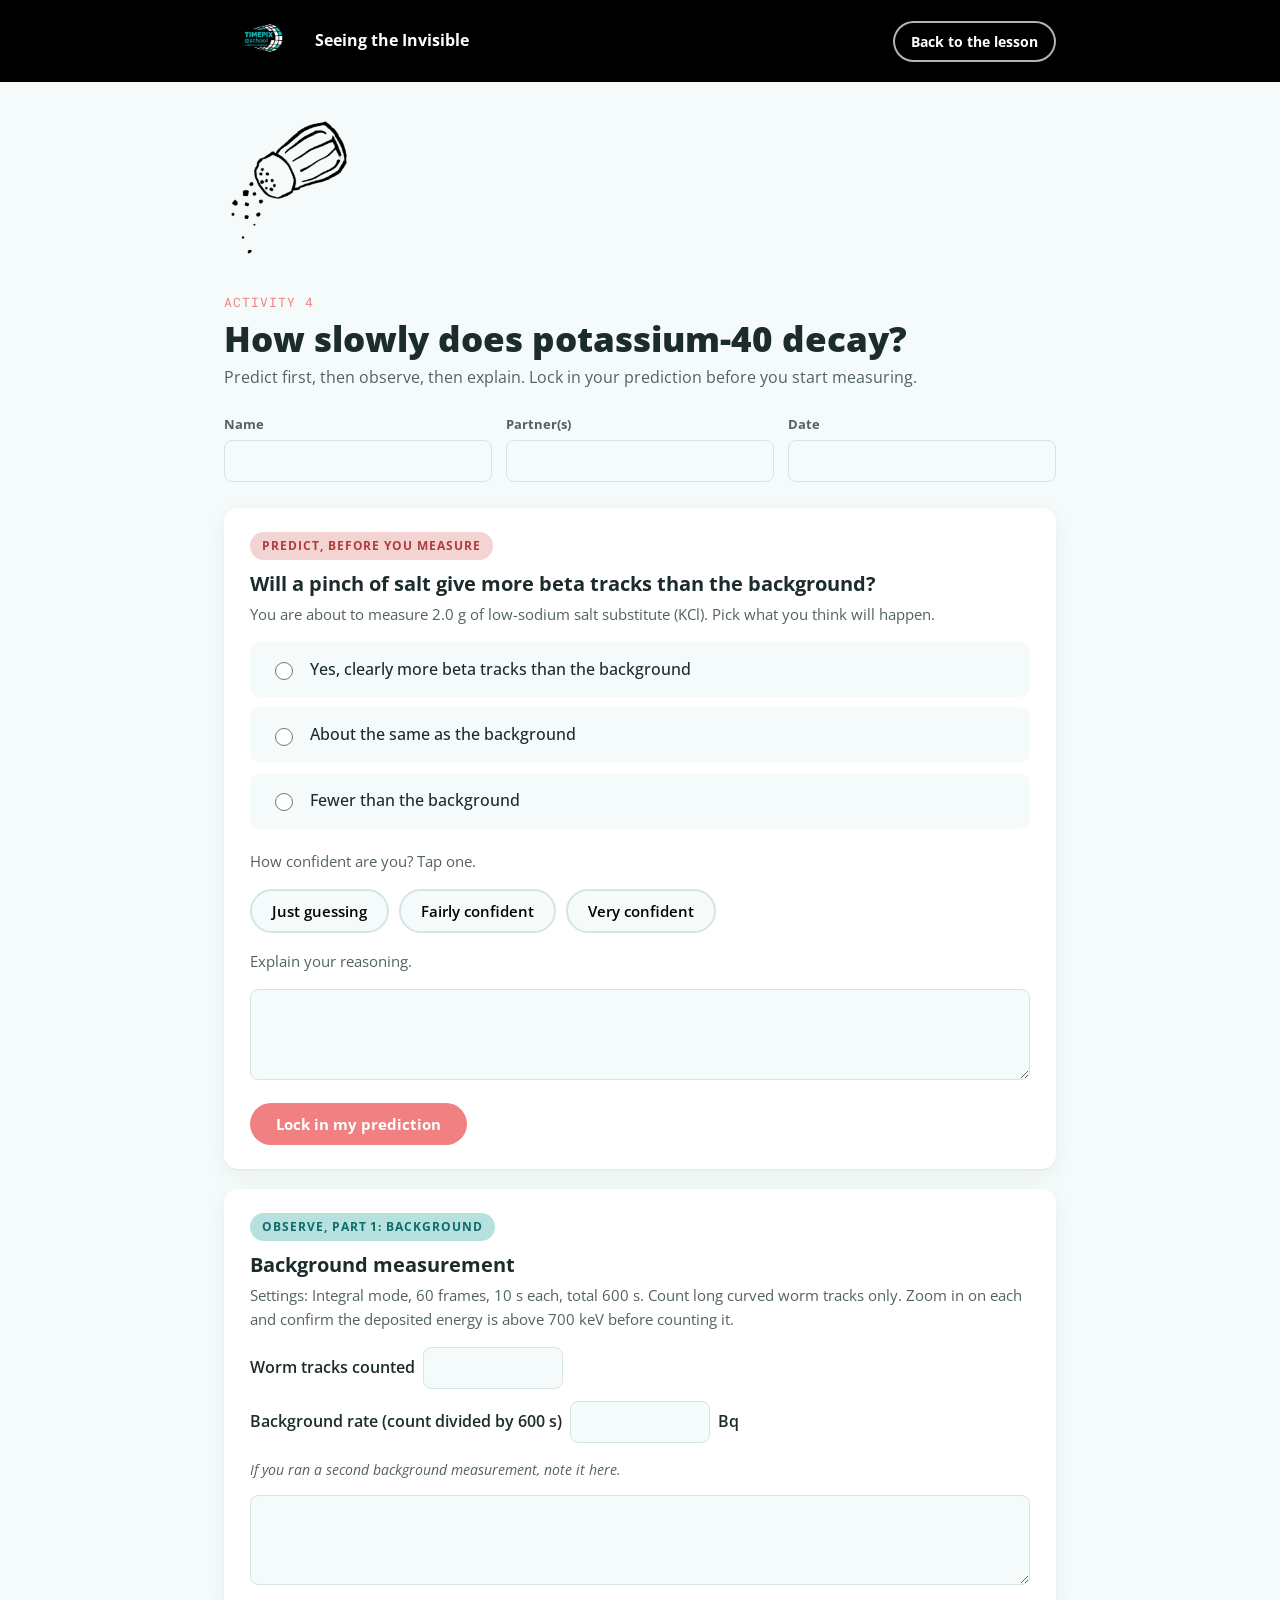
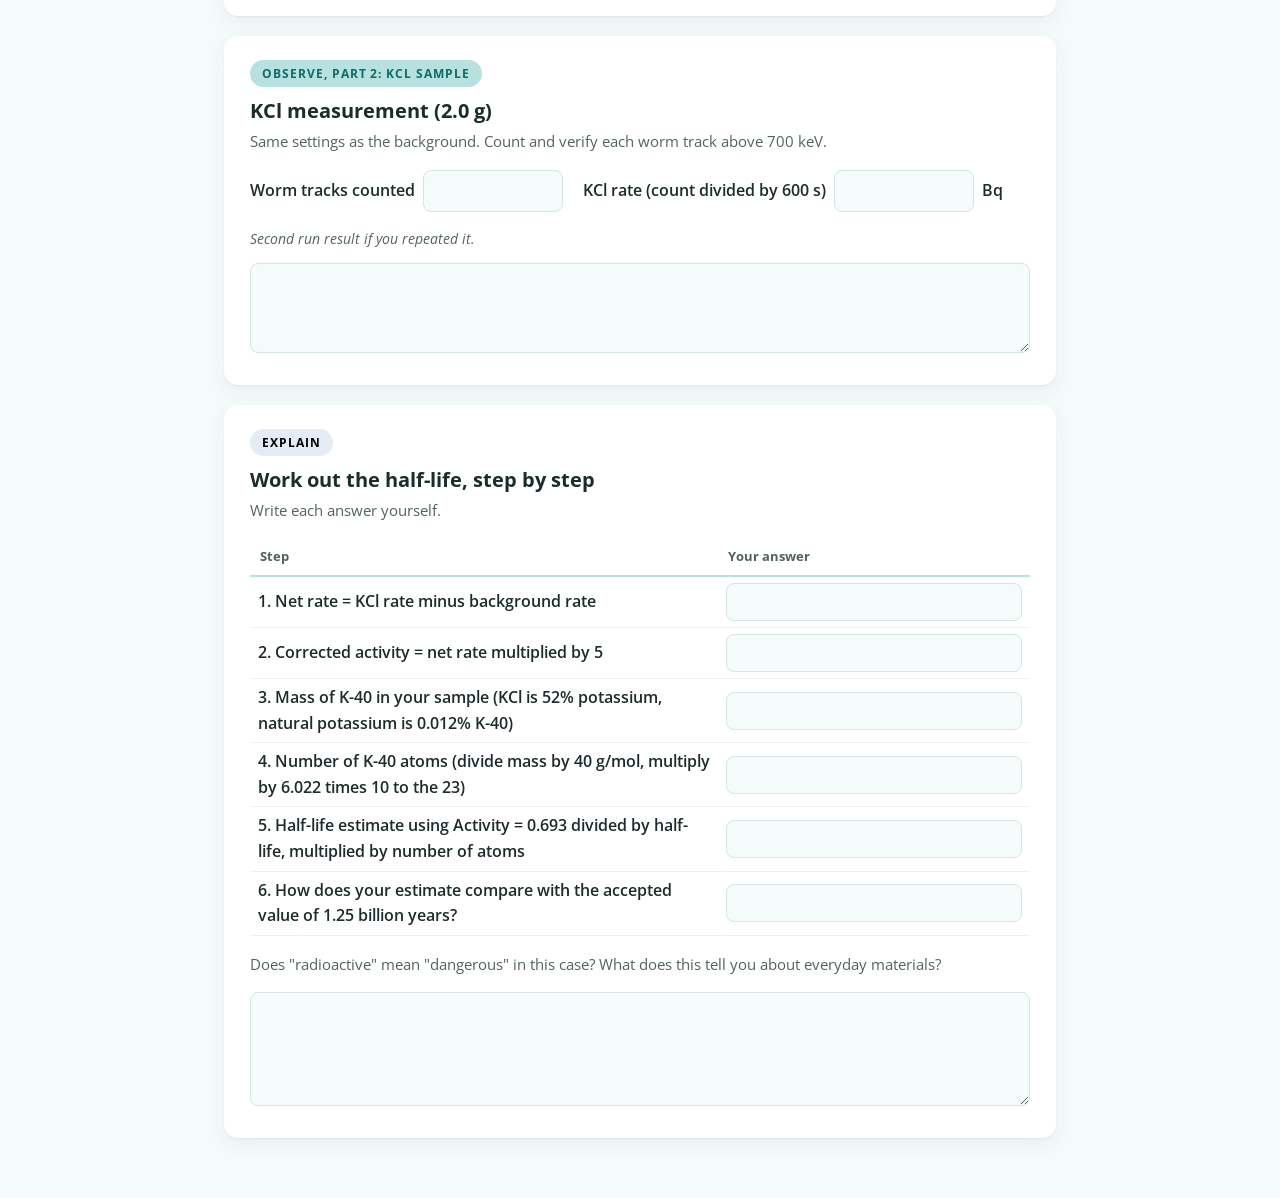
<file: activity-4.html>
<!doctype html>
<html lang="en">
  <head>
    <meta charset="UTF-8" />
    <meta name="viewport" content="width=device-width, initial-scale=1.0" />
    <title>Activity 4 | TIMEPIX@school</title>
    <link rel="preconnect" href="https://fonts.googleapis.com" />
    <link rel="preconnect" href="https://fonts.gstatic.com" crossorigin />
    <link
      href="https://fonts.googleapis.com/css2?family=Open+Sans:ital,wght@0,300;0,400;0,600;0,700;0,800;1,400&family=Roboto+Mono:wght@400;500&display=swap"
      rel="stylesheet"
    />
    <link rel="stylesheet" href="css/styles.css" />
    <link rel="stylesheet" href="css/worksheet.css" />
  </head>
  <body class="ws">
    <div class="ws-bar">
      <div class="ws-bar__inner">
        <span class="ws-bar__brand">
          <a href="index.html" aria-label="Home"
            ><img
              src="assets/timepix-logo.svg"
              alt="TIMEPIX@school"
              onerror="this.style.display = 'none'"
          /></a>
          Seeing the Invisible
        </span>
        <span class="ws-bar__actions">
          <a class="ws-back" href="index.html">Back to the lesson</a>
        </span>
      </div>
    </div>

    <div class="sheet">
      <div class="sheet__head">
        <img
          src="assets/salt.png"
          alt="Activity 4 illustration"
          class="sheet__hero-img"
          onerror="this.style.display = 'none'"
        />
        <p class="sheet__eyebrow">Activity 4</p>
        <h1>How slowly does potassium-40 decay?</h1>
        <p class="sheet__sub">
          Predict first, then observe, then explain. Lock in your prediction
          before you start measuring.
        </p>
      </div>

      <div class="idrow">
        <label>Name <input type="text" /></label>
        <label>Partner(s) <input type="text" /></label>
        <label>Date <input type="text" /></label>
      </div>

      <div class="step">
        <span class="step__tag step__tag--predict"
          >Predict, before you measure</span
        >
        <h2>Will a pinch of salt give more beta tracks than the background?</h2>
        <p class="guide">
          You are about to measure 2.0 g of low-sodium salt substitute (KCl).
          Pick what you think will happen.
        </p>

        <div class="iradio-group" id="ir4">
          <label class="iradio"
            ><input type="radio" name="ir4" /> Yes, clearly more beta tracks
            than the background</label
          >
          <label class="iradio"
            ><input type="radio" name="ir4" /> About the same as the
            background</label
          >
          <label class="iradio"
            ><input type="radio" name="ir4" /> Fewer than the background</label
          >
        </div>

        <p class="guide" style="margin-top: 20px">
          How confident are you? Tap one.
        </p>
        <div class="conf-group" id="confGroup4">
          <button class="conf-btn" type="button">Just guessing</button>
          <button class="conf-btn" type="button">Fairly confident</button>
          <button class="conf-btn" type="button">Very confident</button>
        </div>

        <p class="guide" style="margin-top: 16px">Explain your reasoning.</p>
        <textarea rows="3"></textarea>

        <button class="pred-lock-btn" id="lock4" style="margin-top: 16px">
          Lock in my prediction
        </button>
        <p class="pred-confirmed" id="conf4">
          Prediction locked. You will find out at the bench.
        </p>
      </div>

      <div class="step">
        <span class="step__tag step__tag--observe"
          >Observe, Part 1: Background</span
        >
        <h2>Background measurement</h2>
        <p class="guide">
          Settings: Integral mode, 60 frames, 10 s each, total 600 s. Count long
          curved worm tracks only. Zoom in on each and confirm the deposited
          energy is above 700 keV before counting it.
        </p>

        <span class="field-inline"
          >Worm tracks counted <input type="text"
        /></span>
        <span class="field-inline"
          >Background rate (count divided by 600 s)
          <input type="text" /> Bq</span
        >
        <p class="hint">
          If you ran a second background measurement, note it here.
        </p>
        <textarea rows="2"></textarea>
      </div>

      <div class="step">
        <span class="step__tag step__tag--observe"
          >Observe, Part 2: KCl sample</span
        >
        <h2>KCl measurement (2.0 g)</h2>
        <p class="guide">
          Same settings as the background. Count and verify each worm track
          above 700 keV.
        </p>

        <span class="field-inline"
          >Worm tracks counted <input type="text"
        /></span>
        <span class="field-inline"
          >KCl rate (count divided by 600 s) <input type="text" /> Bq</span
        >
        <p class="hint">Second run result if you repeated it.</p>
        <textarea rows="2"></textarea>
      </div>

      <div class="step">
        <span class="step__tag step__tag--explain">Explain</span>
        <h2>Work out the half-life, step by step</h2>
        <p class="guide">Write each answer yourself.</p>

        <table class="ws-table">
          <thead>
            <tr>
              <th style="width: 60%">Step</th>
              <th>Your answer</th>
            </tr>
          </thead>
          <tbody>
            <tr>
              <td class="fixed">
                1. Net rate = KCl rate minus background rate
              </td>
              <td><input type="text" /></td>
            </tr>
            <tr>
              <td class="fixed">
                2. Corrected activity = net rate multiplied by 5
              </td>
              <td><input type="text" /></td>
            </tr>
            <tr>
              <td class="fixed">
                3. Mass of K-40 in your sample (KCl is 52% potassium, natural
                potassium is 0.012% K-40)
              </td>
              <td><input type="text" /></td>
            </tr>
            <tr>
              <td class="fixed">
                4. Number of K-40 atoms (divide mass by 40 g/mol, multiply by
                6.022 times 10 to the 23)
              </td>
              <td><input type="text" /></td>
            </tr>
            <tr>
              <td class="fixed">
                5. Half-life estimate using Activity = 0.693 divided by
                half-life, multiplied by number of atoms
              </td>
              <td><input type="text" /></td>
            </tr>
            <tr>
              <td class="fixed">
                6. How does your estimate compare with the accepted value of
                1.25 billion years?
              </td>
              <td><input type="text" /></td>
            </tr>
          </tbody>
        </table>

        <p class="guide" style="margin-top: 16px">
          Does "radioactive" mean "dangerous" in this case? What does this tell
          you about everyday materials?
        </p>
        <textarea rows="4"></textarea>
      </div>

      <div class="pred-summary" id="summary4">
        <h4>Your predictions</h4>
        <ul class="pred-summary__list" id="summaryList4"></ul>
        <p class="pred-summary__note">
          Keep these in mind before you start measuring.
        </p>
      </div>
    </div>

    <script>
      document.querySelectorAll(".iradio").forEach((label) => {
        label.addEventListener("click", () => {
          const name = label.querySelector("input").name;
          document
            .querySelectorAll('.iradio input[name="' + name + '"]')
            .forEach((inp) => {
              inp.closest(".iradio").classList.remove("selected");
            });
          label.classList.add("selected");
        });
      });

      document.querySelectorAll(".conf-btn").forEach((btn) => {
        btn.addEventListener("click", () => {
          document
            .querySelectorAll(".conf-btn")
            .forEach((b) => b.classList.remove("selected"));
          btn.classList.add("selected");
        });
      });

      document.getElementById("lock4").addEventListener("click", function () {
        this.disabled = true;
        document.querySelectorAll(".iradio, .conf-btn").forEach((el) => {
          el.style.pointerEvents = "none";
          if (!el.classList.contains("selected")) el.style.opacity = ".4";
        });
        document.getElementById("conf4").classList.add("show");

        const pred = document.querySelector(
          '.iradio input[name="ir4"]:checked',
        );
        const conf = document.querySelector(".conf-btn.selected");
        const ul = document.getElementById("summaryList4");
        ul.innerHTML =
          '<li><span class="pred-summary__q">Will KCl give more beta tracks than background?</span>' +
          '<span class="pred-summary__a">' +
          (pred ? pred.closest(".iradio").textContent.trim() : "No answer") +
          "</span></li>" +
          '<li><span class="pred-summary__q">Confidence level</span>' +
          '<span class="pred-summary__a">' +
          (conf ? conf.textContent.trim() : "Not rated") +
          "</span></li>";
        document.getElementById("summary4").classList.add("show");
      });
    </script>
  </body>
</html>
</file>
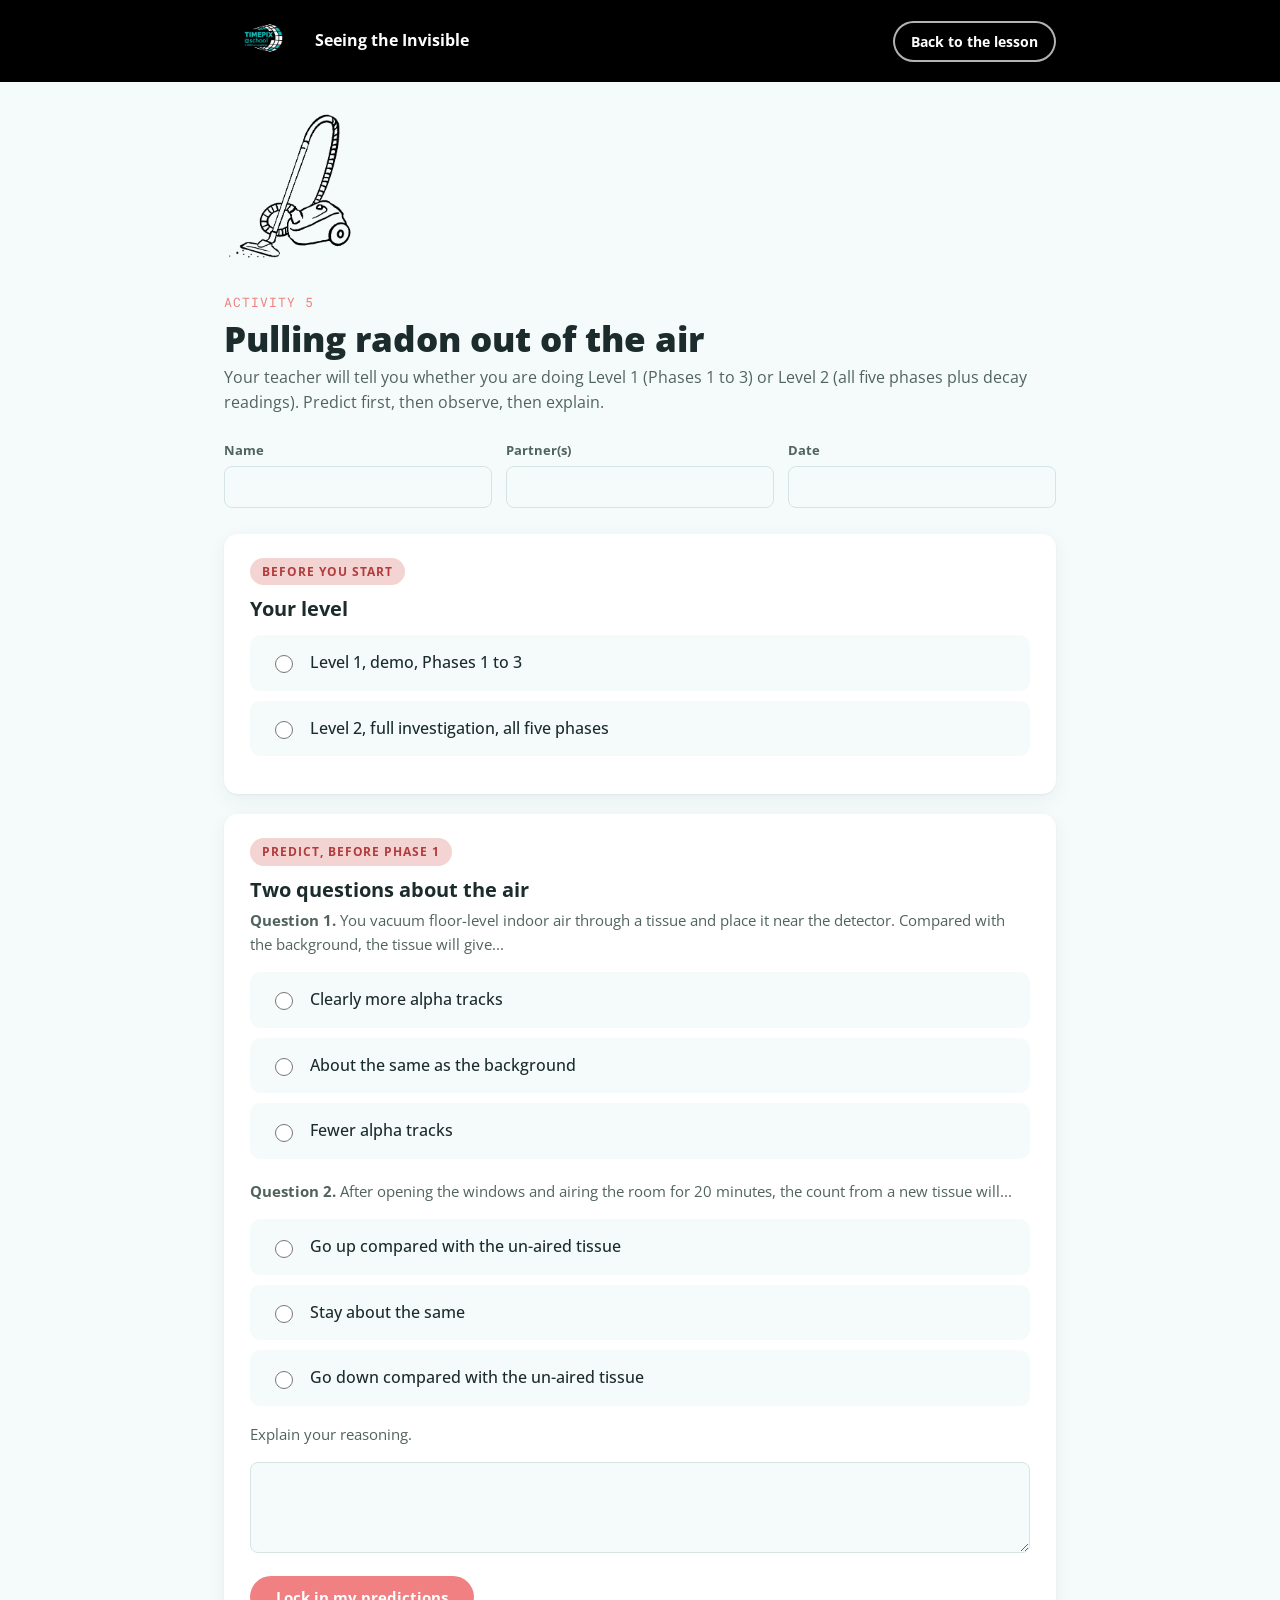
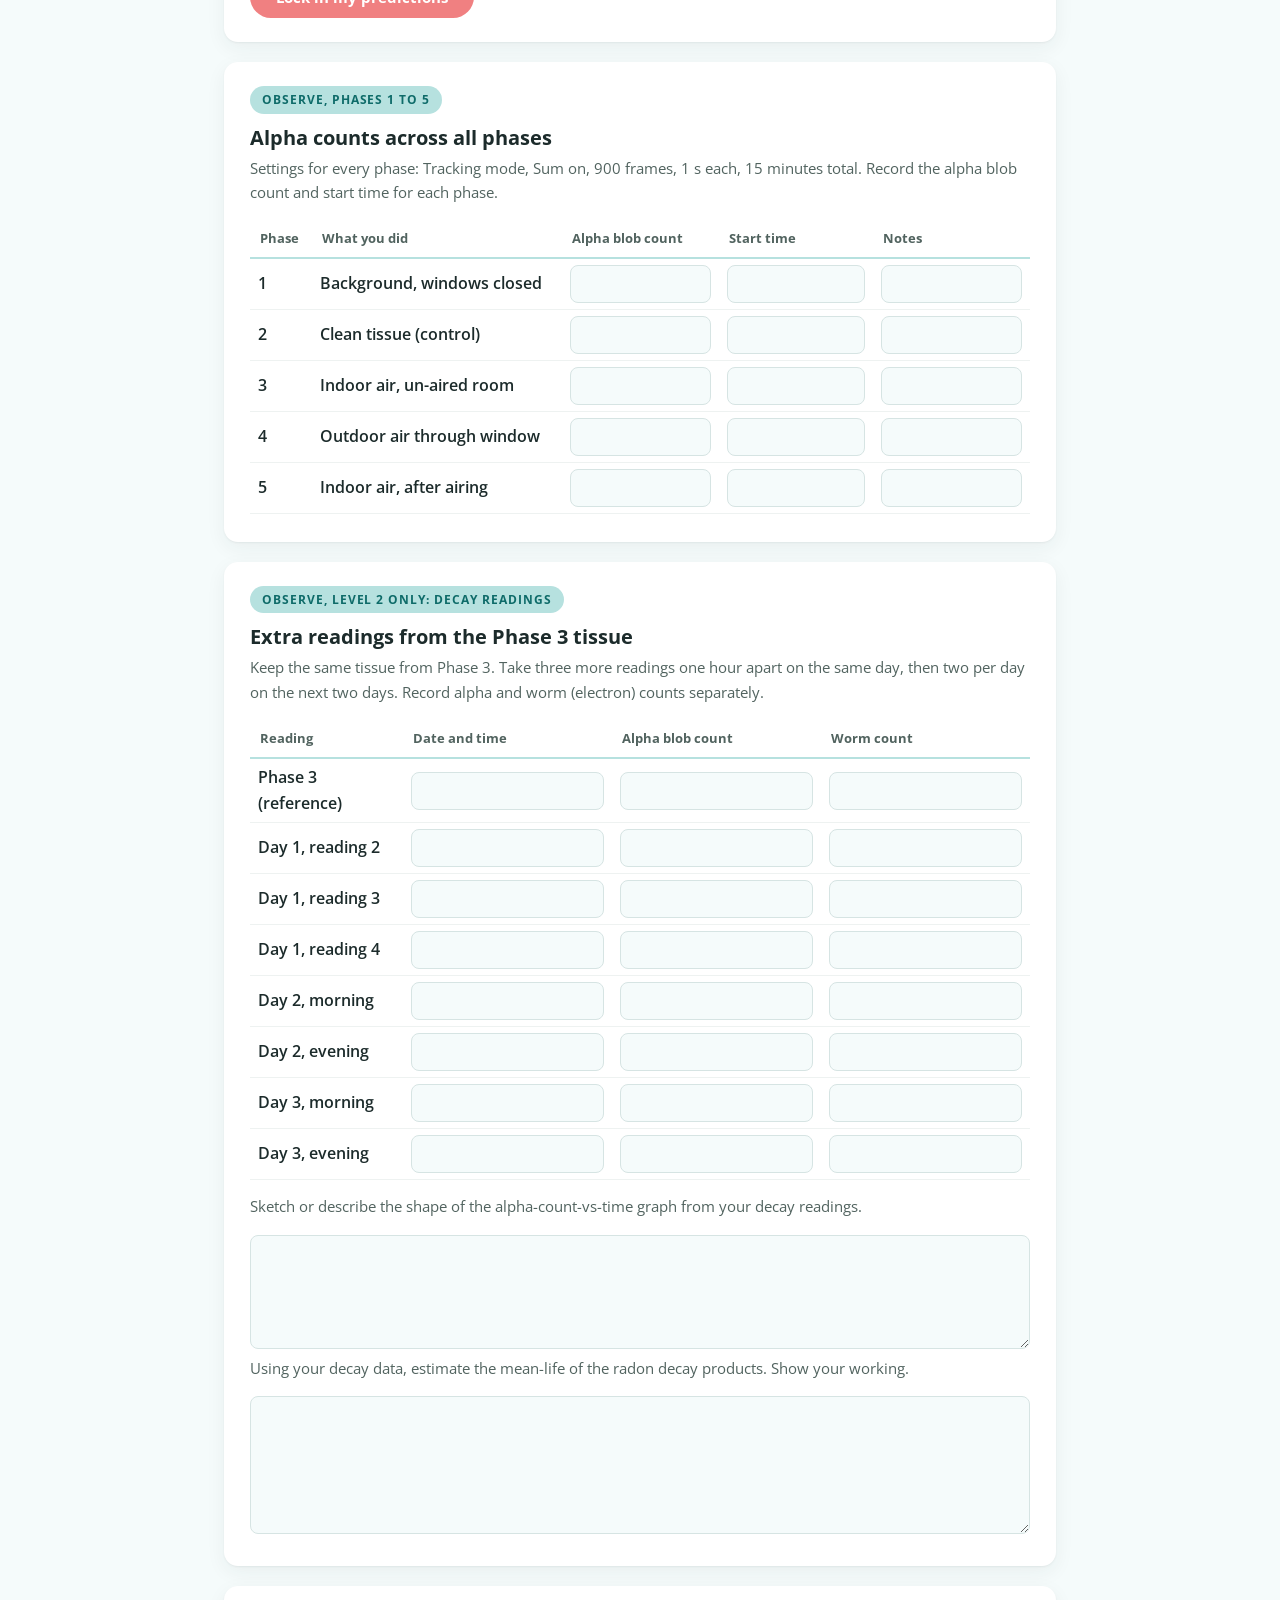
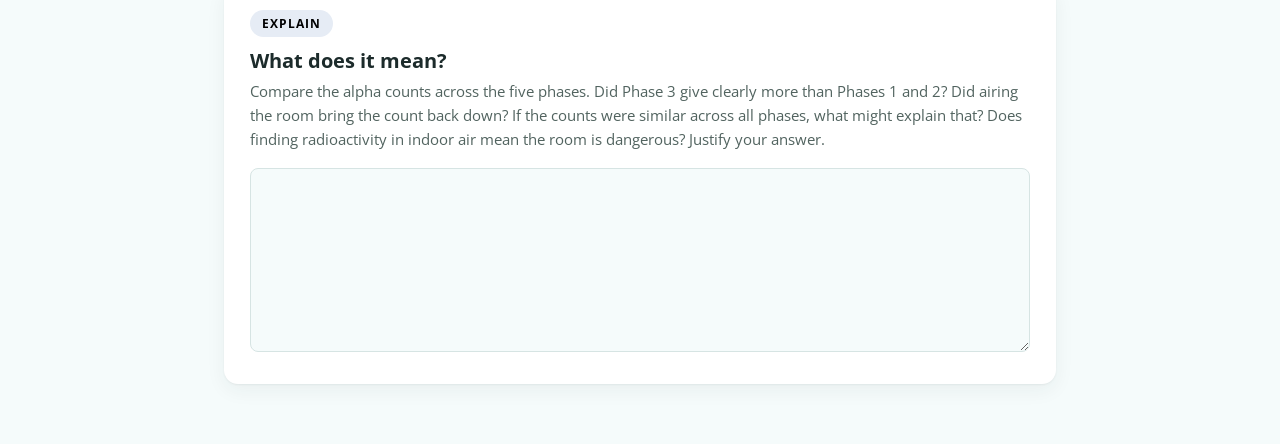
<file: activity-5.html>
<!doctype html>
<html lang="en">
  <head>
    <meta charset="UTF-8" />
    <meta name="viewport" content="width=device-width, initial-scale=1.0" />
    <title>Activity 5 | TIMEPIX@school</title>
    <link rel="preconnect" href="https://fonts.googleapis.com" />
    <link rel="preconnect" href="https://fonts.gstatic.com" crossorigin />
    <link
      href="https://fonts.googleapis.com/css2?family=Open+Sans:ital,wght@0,300;0,400;0,600;0,700;0,800;1,400&family=Roboto+Mono:wght@400;500&display=swap"
      rel="stylesheet"
    />
    <link rel="stylesheet" href="css/styles.css" />
    <link rel="stylesheet" href="css/worksheet.css" />
  </head>
  <body class="ws">
    <div class="ws-bar">
      <div class="ws-bar__inner">
        <span class="ws-bar__brand">
          <a href="index.html" aria-label="Home"
            ><img
              src="assets/timepix-logo.svg"
              alt="TIMEPIX@school"
              onerror="this.style.display = 'none'"
          /></a>
          Seeing the Invisible
        </span>
        <span class="ws-bar__actions">
          <a class="ws-back" href="index.html">Back to the lesson</a>
        </span>
      </div>
    </div>

    <div class="sheet">
      <div class="sheet__head">
        <img
          src="assets/vacuum-cleaner.png"
          alt="Activity 5 illustration"
          class="sheet__hero-img"
          onerror="this.style.display = 'none'"
        />
        <p class="sheet__eyebrow">Activity 5</p>
        <h1>Pulling radon out of the air</h1>
        <p class="sheet__sub">
          Your teacher will tell you whether you are doing Level 1 (Phases 1 to
          3) or Level 2 (all five phases plus decay readings). Predict first,
          then observe, then explain.
        </p>
      </div>

      <div class="idrow">
        <label>Name <input type="text" /></label>
        <label>Partner(s) <input type="text" /></label>
        <label>Date <input type="text" /></label>
      </div>

      <div class="step">
        <span class="step__tag step__tag--predict">Before you start</span>
        <h2>Your level</h2>
        <div class="iradio-group" id="irLevel">
          <label class="iradio"
            ><input type="radio" name="irLevel" /> Level 1, demo, Phases 1 to
            3</label
          >
          <label class="iradio"
            ><input type="radio" name="irLevel" /> Level 2, full investigation,
            all five phases</label
          >
        </div>
      </div>

      <div class="step">
        <span class="step__tag step__tag--predict"
          >Predict, before Phase 1</span
        >
        <h2>Two questions about the air</h2>

        <p class="guide">
          <strong>Question 1.</strong> You vacuum floor-level indoor air through
          a tissue and place it near the detector. Compared with the background,
          the tissue will give...
        </p>
        <div class="iradio-group" id="ir5a">
          <label class="iradio"
            ><input type="radio" name="ir5a" /> Clearly more alpha tracks</label
          >
          <label class="iradio"
            ><input type="radio" name="ir5a" /> About the same as the
            background</label
          >
          <label class="iradio"
            ><input type="radio" name="ir5a" /> Fewer alpha tracks</label
          >
        </div>

        <p class="guide" style="margin-top: 20px">
          <strong>Question 2.</strong> After opening the windows and airing the
          room for 20 minutes, the count from a new tissue will...
        </p>
        <div class="iradio-group" id="ir5b">
          <label class="iradio"
            ><input type="radio" name="ir5b" /> Go up compared with the un-aired
            tissue</label
          >
          <label class="iradio"
            ><input type="radio" name="ir5b" /> Stay about the same</label
          >
          <label class="iradio"
            ><input type="radio" name="ir5b" /> Go down compared with the
            un-aired tissue</label
          >
        </div>

        <p class="guide" style="margin-top: 16px">Explain your reasoning.</p>
        <textarea rows="3"></textarea>

        <button class="pred-lock-btn" id="lock5" style="margin-top: 16px">
          Lock in my predictions
        </button>
        <p class="pred-confirmed" id="conf5">
          Predictions locked. You will find out at the bench.
        </p>
      </div>

      <div class="step">
        <span class="step__tag step__tag--observe">Observe, Phases 1 to 5</span>
        <h2>Alpha counts across all phases</h2>
        <p class="guide">
          Settings for every phase: Tracking mode, Sum on, 900 frames, 1 s each,
          15 minutes total. Record the alpha blob count and start time for each
          phase.
        </p>

        <table class="ws-table">
          <thead>
            <tr>
              <th style="width: 8%">Phase</th>
              <th style="width: 32%">What you did</th>
              <th>Alpha blob count</th>
              <th>Start time</th>
              <th>Notes</th>
            </tr>
          </thead>
          <tbody>
            <tr>
              <td class="fixed">1</td>
              <td class="fixed">Background, windows closed</td>
              <td><input type="text" /></td>
              <td><input type="text" /></td>
              <td><input type="text" /></td>
            </tr>
            <tr>
              <td class="fixed">2</td>
              <td class="fixed">Clean tissue (control)</td>
              <td><input type="text" /></td>
              <td><input type="text" /></td>
              <td><input type="text" /></td>
            </tr>
            <tr>
              <td class="fixed">3</td>
              <td class="fixed">Indoor air, un-aired room</td>
              <td><input type="text" /></td>
              <td><input type="text" /></td>
              <td><input type="text" /></td>
            </tr>
            <tr>
              <td class="fixed">4</td>
              <td class="fixed">Outdoor air through window</td>
              <td><input type="text" /></td>
              <td><input type="text" /></td>
              <td><input type="text" /></td>
            </tr>
            <tr>
              <td class="fixed">5</td>
              <td class="fixed">Indoor air, after airing</td>
              <td><input type="text" /></td>
              <td><input type="text" /></td>
              <td><input type="text" /></td>
            </tr>
          </tbody>
        </table>
      </div>

      <div class="step">
        <span class="step__tag step__tag--observe"
          >Observe, Level 2 only: decay readings</span
        >
        <h2>Extra readings from the Phase 3 tissue</h2>
        <p class="guide">
          Keep the same tissue from Phase 3. Take three more readings one hour
          apart on the same day, then two per day on the next two days. Record
          alpha and worm (electron) counts separately.
        </p>

        <table class="ws-table">
          <thead>
            <tr>
              <th>Reading</th>
              <th>Date and time</th>
              <th>Alpha blob count</th>
              <th>Worm count</th>
            </tr>
          </thead>
          <tbody>
            <tr>
              <td class="fixed">Phase 3 (reference)</td>
              <td><input type="text" /></td>
              <td><input type="text" /></td>
              <td><input type="text" /></td>
            </tr>
            <tr>
              <td class="fixed">Day 1, reading 2</td>
              <td><input type="text" /></td>
              <td><input type="text" /></td>
              <td><input type="text" /></td>
            </tr>
            <tr>
              <td class="fixed">Day 1, reading 3</td>
              <td><input type="text" /></td>
              <td><input type="text" /></td>
              <td><input type="text" /></td>
            </tr>
            <tr>
              <td class="fixed">Day 1, reading 4</td>
              <td><input type="text" /></td>
              <td><input type="text" /></td>
              <td><input type="text" /></td>
            </tr>
            <tr>
              <td class="fixed">Day 2, morning</td>
              <td><input type="text" /></td>
              <td><input type="text" /></td>
              <td><input type="text" /></td>
            </tr>
            <tr>
              <td class="fixed">Day 2, evening</td>
              <td><input type="text" /></td>
              <td><input type="text" /></td>
              <td><input type="text" /></td>
            </tr>
            <tr>
              <td class="fixed">Day 3, morning</td>
              <td><input type="text" /></td>
              <td><input type="text" /></td>
              <td><input type="text" /></td>
            </tr>
            <tr>
              <td class="fixed">Day 3, evening</td>
              <td><input type="text" /></td>
              <td><input type="text" /></td>
              <td><input type="text" /></td>
            </tr>
          </tbody>
        </table>

        <p class="guide" style="margin-top: 14px">
          Sketch or describe the shape of the alpha-count-vs-time graph from
          your decay readings.
        </p>
        <textarea rows="4"></textarea>

        <p class="guide">
          Using your decay data, estimate the mean-life of the radon decay
          products. Show your working.
        </p>
        <textarea rows="5"></textarea>
      </div>

      <div class="step">
        <span class="step__tag step__tag--explain">Explain</span>
        <h2>What does it mean?</h2>
        <p class="guide">
          Compare the alpha counts across the five phases. Did Phase 3 give
          clearly more than Phases 1 and 2? Did airing the room bring the count
          back down? If the counts were similar across all phases, what might
          explain that? Does finding radioactivity in indoor air mean the room
          is dangerous? Justify your answer.
        </p>
        <textarea rows="7"></textarea>
      </div>

      <div class="pred-summary" id="summary5">
        <h4>Your predictions</h4>
        <ul class="pred-summary__list" id="summaryList5"></ul>
        <p class="pred-summary__note">
          Keep these in mind when the tissue goes near the detector.
        </p>
      </div>
    </div>

    <script>
      document.querySelectorAll(".iradio").forEach((label) => {
        label.addEventListener("click", () => {
          const name = label.querySelector("input").name;
          document
            .querySelectorAll('.iradio input[name="' + name + '"]')
            .forEach((inp) => {
              inp.closest(".iradio").classList.remove("selected");
            });
          label.classList.add("selected");
        });
      });

      document.getElementById("lock5").addEventListener("click", function () {
        this.disabled = true;
        ["ir5a", "ir5b"].forEach((id) => {
          document.querySelectorAll("#" + id + " .iradio").forEach((l) => {
            l.style.pointerEvents = "none";
            if (!l.classList.contains("selected")) l.style.opacity = ".4";
          });
        });
        document.getElementById("conf5").classList.add("show");

        const a1 = document.querySelector('.iradio input[name="ir5a"]:checked');
        const a2 = document.querySelector('.iradio input[name="ir5b"]:checked');
        const ul = document.getElementById("summaryList5");
        ul.innerHTML =
          '<li><span class="pred-summary__q">Indoor tissue vs background</span>' +
          '<span class="pred-summary__a">' +
          (a1 ? a1.closest(".iradio").textContent.trim() : "No answer") +
          "</span></li>" +
          '<li><span class="pred-summary__q">Count after opening windows</span>' +
          '<span class="pred-summary__a">' +
          (a2 ? a2.closest(".iradio").textContent.trim() : "No answer") +
          "</span></li>";
        document.getElementById("summary5").classList.add("show");
      });
    </script>
  </body>
</html>
</file>
<file: css/styles.css>
/* ============================================================
   TIMEPIX@school pre-lab orientation
   Palette: primary #1ebcba · accent #f08081 · shades #b6e1df / #f4d3d3
   Type: Open Sans (CERN web body face), Roboto Mono for instrument readouts
   ============================================================ */

:root {
  --teal: #1ebcba;
  --coral: #f08081;
  --teal-light: #b6e1df;
  --coral-light: #f4d3d3;

  --ink: #1c2b2b;
  --ink-60: #51635f;
  --bg: #ffffff;
  --bg-soft: #f5fbfb;

  --shadow: 0 1px 2px rgba(28, 43, 43, 0.06), 0 6px 20px rgba(28, 43, 43, 0.06);
  --shadow-lg: 0 10px 40px rgba(28, 43, 43, 0.12);
  --radius: 14px;

  --maxw: 940px;
  --font: "Open Sans", "Helvetica Neue", Arial, sans-serif;
  --mono: "Roboto Mono", ui-monospace, "SF Mono", Menlo, monospace;
}

* {
  box-sizing: border-box;
}

html {
  scroll-behavior: smooth;
}

body {
  margin: 0;
  font-family: var(--font);
  font-weight: 400;
  color: var(--ink);
  background: var(--bg);
  line-height: 1.6;
  -webkit-font-smoothing: antialiased;
}

h1,
h2,
h3,
h4 {
  line-height: 1.2;
  margin: 0 0 0.5em;
}

.wrap {
  max-width: var(--maxw);
  margin: 0 auto;
  padding: 0 24px;
}
.wrap--narrow {
  max-width: 680px;
}

/* ---------- buttons ---------- */
.btn {
  display: inline-block;
  background: var(--teal);
  color: #fff;
  font-weight: 700;
  font-size: 1rem;
  text-decoration: none;
  border: none;
  border-radius: 999px;
  padding: 13px 30px;
  cursor: pointer;
  transition:
    transform 0.15s ease,
    background 0.15s ease;
}
.btn:hover {
  background: #18a3a1;
  transform: translateY(-1px);
}
.btn:active {
  transform: translateY(0);
}
.btn--ghost {
  background: transparent;
  color: var(--teal);
  box-shadow: inset 0 0 0 2px var(--teal);
}
.btn--ghost:hover {
  background: rgba(30, 188, 186, 0.08);
}
.hero .btn--ghost {
  color: #fff;
  box-shadow: inset 0 0 0 2px rgba(255, 255, 255, 0.8);
}
.hero .btn--ghost:hover {
  background: rgba(255, 255, 255, 0.12);
}

/* ---------- sticky nav ---------- */
.topnav {
  position: sticky;
  top: 0;
  z-index: 100;
  background: #000000;
  box-shadow: 0 2px 12px rgba(0, 0, 0, 0.18);
}
.topnav__inner {
  max-width: var(--maxw);
  margin: 0 auto;
  padding: 0 24px;
  display: flex;
  align-items: center;
  gap: 24px;
  height: 52px;
}
.topnav__logo {
  height: 26px;
  width: auto;
  flex-shrink: 0;
}
.topnav__list {
  list-style: none;
  margin: 0;
  padding: 0;
  display: flex;
  align-items: center;
  gap: 4px;
  flex: 1;
}
.topnav__link {
  display: inline-flex;
  align-items: center;
  gap: 5px;
  color: rgba(255, 255, 255, 0.78);
  font-size: 0.9rem;
  font-weight: 600;
  text-decoration: none;
  border: none;
  background: none;
  padding: 6px 14px;
  border-radius: 999px;
  cursor: pointer;
  font-family: var(--font);
  transition:
    background 0.12s ease,
    color 0.12s ease;
  white-space: nowrap;
}
.topnav__link::after {
  content: none;
}
.topnav__has-drop .topnav__link::after {
  content: "▾";
  font-size: 0.7rem;
  opacity: 0.7;
}
.topnav__link:hover,
.topnav__link[aria-expanded="true"] {
  background: rgba(255, 255, 255, 0.14);
  color: #fff;
}
.topnav__link.is-active {
  background: rgba(255, 255, 255, 0.18);
  color: #fff;
}

/* dropdown */
.topnav__has-drop {
  position: relative;
}
.topnav__dropdown {
  display: none;
  position: absolute;
  top: calc(100% + 2px);
  left: 0;
  background: #fff;
  border-radius: 10px;
  box-shadow: 0 8px 30px rgba(0, 0, 0, 0.18);
  list-style: none;
  padding: 8px 0;
  margin: 0;
  min-width: 280px;
  z-index: 200;
}
.topnav__has-drop:hover .topnav__dropdown,
.topnav__has-drop:focus-within .topnav__dropdown {
  display: block;
}
.topnav__dropdown li {
  padding: 0;
}
.topnav__dropdown a {
  display: block;
  padding: 10px 18px;
  font-size: 0.9rem;
  font-weight: 600;
  color: #000000;
  text-decoration: none;
}
.topnav__dropdown a:hover {
  background: var(--bg-soft);
}
.topnav__coming {
  padding: 10px 18px;
  font-size: 0.9rem;
  color: #aaa;
  font-style: italic;
  cursor: default;
}

/* ---------- hero ---------- */
.hero {
  position: relative;
  overflow: hidden;
  background: #000000;
  color: #fff;
  min-height: 78vh;
  display: flex;
  align-items: center;
}
#pixelHero {
  position: absolute;
  inset: 0;
  width: 100%;
  height: 100%;
  display: block;
}
.hero__inner {
  position: relative;
  max-width: var(--maxw);
  margin: 0 auto;
  padding: 80px 24px;
  width: 100%;
}
.hero__logo {
  display: block;
  height: 220px;
  width: auto;
  max-width: 100%;
  margin: 0 0 28px;
}
.hero__logo--fallback {
  height: auto;
  font-weight: 800;
  font-size: 1.25rem;
  letter-spacing: -0.01em;
  color: #fff;
}
.eyebrow {
  font-size: 0.8rem;
  font-weight: 700;
  letter-spacing: 0.16em;
  text-transform: uppercase;
  color: var(--teal-light);
  margin: 0 0 18px;
}
.hero__title {
  font-size: clamp(2.8rem, 8vw, 5rem);
  font-weight: 800;
  letter-spacing: -0.02em;
  margin: 0 0 0.25em;
}
.hero__lead {
  font-size: clamp(1.05rem, 2.4vw, 1.35rem);
  max-width: 30ch;
  color: rgba(255, 255, 255, 0.92);
  margin: 0 0 1em;
}
.hero__meta {
  font-family: var(--mono);
  font-size: 0.85rem;
  color: var(--teal-light);
  margin: 0 0 2em;
}

/* ---------- part sections ---------- */
.part {
  padding: 84px 0;
}
.part--alt {
  background: var(--bg-soft);
}

.part__label {
  font-size: 0.8rem;
  font-weight: 700;
  letter-spacing: 0.16em;
  text-transform: uppercase;
  color: var(--teal);
  margin: 0 0 6px;
}
.part__label--coral {
  color: var(--coral);
}
.part__title {
  font-size: clamp(1.9rem, 4vw, 2.6rem);
  font-weight: 800;
  letter-spacing: -0.01em;
  margin: 0 0 0.3em;
}
.part__intro {
  font-size: 1.12rem;
  color: var(--ink-60);
  max-width: 56ch;
  margin: 0 0 38px;
}

/* ---------- cards (no coloured borders) ---------- */
.card {
  background: #fff;
  border-radius: var(--radius);
  box-shadow: var(--shadow);
  padding: 30px 32px;
  margin-bottom: 22px;
}
.card--tint {
  background: var(--teal-light);
  box-shadow: none;
}
.card h3 {
  font-size: 1.35rem;
  font-weight: 700;
}
.card h4 {
  font-size: 1.05rem;
  font-weight: 700;
  margin-top: 1.4em;
}
.card p {
  margin: 0 0 1em;
}
.card p:last-child {
  margin-bottom: 0;
}

.readout {
  font-family: var(--mono);
  font-size: 0.82rem;
  color: var(--ink-60);
  background: var(--bg-soft);
  border-radius: 8px;
  padding: 10px 14px;
  display: inline-block;
}
.card--tint .readout {
  background: rgba(255, 255, 255, 0.5);
}

.note {
  font-size: 0.95rem;
  color: var(--ink-60);
  font-style: italic;
}
.note--strong {
  font-style: normal;
  background: rgba(255, 255, 255, 0.55);
  border-radius: 8px;
  padding: 14px 18px;
  color: var(--ink);
}

/* ---------- checklist ---------- */
.checklist {
  list-style: none;
  padding: 0;
  margin: 0 0 1.2em;
}
.checklist li {
  position: relative;
  padding-left: 30px;
  margin-bottom: 0.7em;
}
.checklist li::before {
  content: "";
  position: absolute;
  left: 0;
  top: 0.42em;
  width: 16px;
  height: 16px;
  border-radius: 5px;
  background: var(--teal);
}
.card--tint .checklist li::before {
  background: var(--teal);
}

/* ---------- media / placeholders ---------- */
.media {
  margin: 22px 0 0;
}
.media img {
  width: 100%;
  border-radius: 10px;
  display: block;
}
.media figcaption,
.hotspot + .hotspot__panel {
  font-size: 0.85rem;
  color: var(--ink-60);
}
.media figcaption {
  margin-top: 8px;
}
.media__fallback {
  width: 100%;
  aspect-ratio: 16/7;
  display: flex;
  align-items: center;
  justify-content: center;
  background: repeating-linear-gradient(
    45deg,
    var(--bg-soft),
    var(--bg-soft) 12px,
    #eef7f7 12px,
    #eef7f7 24px
  );
  border-radius: 10px;
  color: var(--ink-60);
  font-weight: 600;
  font-family: var(--mono);
  font-size: 0.85rem;
}

/* ---------- hotspots ---------- */
.hotspot {
  position: relative;
  display: inline-block;
  width: 100%;
  margin-top: 18px;
}
.hotspot__img {
  width: 100%;
  border-radius: 10px;
  display: block;
}
.hotspot__dot {
  position: absolute;
  width: 30px;
  height: 30px;
  transform: translate(-50%, -50%);
  border-radius: 50%;
  border: 2px solid #fff;
  background: var(--coral);
  color: #fff;
  font-weight: 700;
  font-family: var(--mono);
  cursor: pointer;
  box-shadow: 0 2px 8px rgba(28, 43, 43, 0.25);
  transition: transform 0.12s ease;
}
.hotspot__dot:hover,
.hotspot__dot[aria-current="true"] {
  transform: translate(-50%, -50%) scale(1.18);
}
.hotspot__dot[aria-current="true"] {
  background: var(--teal);
}
.hotspot__panel {
  margin-top: 16px;
  background: var(--coral-light);
  border-radius: 10px;
  padding: 16px 20px;
  min-height: 58px;
}
.hotspot__panel h4 {
  margin: 0 0 4px;
  font-size: 1.02rem;
}
.hotspot__panel p {
  margin: 0;
}
.hotspot__hint {
  color: var(--ink-60);
  font-style: italic;
}

/* ---------- flip cards ---------- */
.flips {
  display: grid;
  grid-template-columns: repeat(4, 1fr);
  gap: 16px;
  margin: 18px 0 8px;
}
.flip {
  border: none;
  background: none;
  padding: 0;
  cursor: pointer;
  perspective: 900px;
  font-family: inherit;
  aspect-ratio: 3/4;
}
.flip__inner {
  position: relative;
  display: block;
  width: 100%;
  height: 100%;
  transition: transform 0.5s;
  transform-style: preserve-3d;
}
.flip[aria-pressed="true"] .flip__inner {
  transform: rotateY(180deg);
}
.flip__face {
  position: absolute;
  inset: 0;
  backface-visibility: hidden;
  -webkit-backface-visibility: hidden;
  border-radius: var(--radius);
  display: flex;
  flex-direction: column;
  align-items: center;
  justify-content: center;
  padding: 14px;
  text-align: center;
}
.flip__front {
  background: var(--teal);
  color: #fff;
}
.flip__front--alpha {
  background: #f08081;
}
.flip__front--beta {
  background: #1ebcba;
}
.flip__front--gamma {
  background: #b6e1df;
  color: var(--ink);
}
.flip__front--muon {
  background: #f4d3d3;
  color: var(--ink);
}
.flip__back {
  background: #003d78;
  box-shadow: var(--shadow);
  transform: rotateY(180deg);
  flex-direction: column;
  gap: 10px;
}
.flip__greek {
  font-size: 3rem;
  font-weight: 300;
  line-height: 1;
}
.flip__name {
  font-weight: 700;
  letter-spacing: 0.04em;
  text-transform: uppercase;
  font-size: 0.85rem;
  margin-top: 6px;
}
.flip__sub {
  font-size: 0.75rem;
  opacity: 0.82;
  margin-top: 4px;
  line-height: 1.3;
}

.track-svg {
  width: 90px;
  height: 90px;
  border-radius: 6px;
  flex-shrink: 0;
}
.track-label {
  font-size: 0.72rem;
  color: rgba(255, 255, 255, 0.82);
  line-height: 1.35;
  text-align: center;
}

.xray-note {
  margin-top: 22px;
  background: var(--bg-soft);
  border-radius: 10px;
  padding: 16px 20px;
  font-size: 0.95rem;
  color: var(--ink-60);
}
.xray-note strong {
  color: var(--ink);
}

.penetration {
  margin-top: 26px;
}
.penetration h4 {
  margin-top: 0;
}

/* ---------- misconceptions ---------- */
.misc-intro {
  color: var(--ink-60);
  margin-bottom: 22px;
}
.misc-grid {
  display: grid;
  grid-template-columns: 1fr 1fr;
  gap: 16px;
}
.misc-item {
  background: var(--bg-soft);
  border-radius: 10px;
  padding: 18px 20px;
  text-align: left;
  border: none;
  cursor: pointer;
  font-family: var(--font);
  display: flex;
  flex-direction: column;
  gap: 6px;
  transition: background 0.15s ease;
  width: 100%;
}
.misc-item:hover {
  background: var(--teal-light);
  outline: 2px solid var(--coral);
  outline-offset: 0;
}
.misc-item[aria-expanded="true"] {
  background: #fff;
  box-shadow: var(--shadow);
}
.misc-tag {
  font-weight: 700;
  font-size: 0.8rem;
  letter-spacing: 0.06em;
  text-transform: uppercase;
  color: var(--coral);
}
.misc-teaser {
  font-size: 1rem;
  font-weight: 600;
  color: var(--ink);
  line-height: 1.4;
}
.misc-body {
  font-size: 0.95rem;
  color: var(--ink-60);
  line-height: 1.55;
  display: none;
  margin-top: 4px;
}
.misc-item[aria-expanded="true"] .misc-body {
  display: block;
}
.misc-item[aria-expanded="true"] .misc-cue {
  display: none;
}
.misc-cue {
  font-size: 0.8rem;
  color: var(--teal);
  font-weight: 600;
  margin-top: 4px;
}
cite {
  font-style: normal;
  font-size: 0.82rem;
  color: var(--ink-60);
  display: block;
  margin-top: 6px;
}

/* ---------- bridge ---------- */
.bridge {
  background: var(--teal);
  color: #fff;
  padding: 76px 0;
  text-align: center;
}
.bridge h2 {
  font-size: clamp(1.8rem, 4vw, 2.4rem);
  font-weight: 800;
}
.bridge p {
  font-size: 1.12rem;
  max-width: 54ch;
  margin: 0 auto 1.8em;
  color: rgba(255, 255, 255, 0.94);
}
.bridge .btn {
  background: #fff;
  color: var(--teal);
}
.bridge .btn:hover {
  background: var(--coral-light);
}

/* ---------- footer ---------- */
.foot {
  background: #000000;
  color: rgba(255, 255, 255, 0.72);
  padding: 40px 0;
  font-size: 0.85rem;
}
.foot__prov {
  margin: 0 0 8px;
}
.foot__flag {
  margin: 0;
  color: var(--coral-light);
}

/* ---------- activity preview ---------- */
.preview-grid {
  display: grid;
  grid-template-columns: 1fr 1fr;
  gap: 20px;
  margin-top: 10px;
}
.preview-card {
  background: #fff;
  border-radius: var(--radius);
  box-shadow: var(--shadow);
  padding: 28px 30px;
  display: flex;
  flex-direction: column;
  align-items: flex-start;
}
.preview-card--soon {
  opacity: 0.6;
}
.preview-num {
  font-family: var(--mono);
  font-size: 0.85rem;
  font-weight: 500;
  color: var(--coral);
  letter-spacing: 0.1em;
}
.preview-card h3 {
  font-size: 1.3rem;
  font-weight: 700;
  margin: 8px 0 10px;
}
.preview-card p {
  color: var(--ink-60);
  margin: 0 0 22px;
}
.preview-card .btn,
.preview-card .btn--muted {
  margin-top: auto;
}
.btn--muted {
  display: inline-block;
  border-radius: 999px;
  padding: 13px 30px;
  background: #e0e0e0;
  color: #888;
  font-weight: 700;
  font-size: 1rem;
  cursor: default;
}
.preview-more {
  margin-top: 24px;
  color: var(--ink-60);
  font-style: italic;
}

/* ---------- penetration SVG diagram ---------- */
.pen-wrap {
  position: relative;
  margin: 18px 0 4px;
}
#penSVG {
  width: 100%;
  height: auto;
  display: block;
}
.pen-ray {
  transition: opacity 0.15s;
}
.pen-ray.dimmed {
  opacity: 0.18;
}
.pen-ray.highlighted .pen-solid {
  stroke-width: 4;
}
.pen-ray.highlighted .pen-label {
  font-size: 16px;
}
.pen-barrier.active rect {
  fill: rgba(30, 188, 186, 0.08);
}

.pen-card {
  background: #fff;
  border-radius: 10px;
  box-shadow: var(--shadow);
  padding: 14px 18px;
  margin-bottom: 14px;
  min-height: 54px;
  font-size: 0.95rem;
  transition: opacity 0.2s;
}
.pen-card__hint {
  color: var(--ink-60);
  font-style: italic;
  margin: 0;
}
.pen-card__title {
  font-weight: 700;
  color: var(--teal);
  margin: 0 0 4px;
}
.pen-card__body {
  margin: 0;
}

/* ---------- responsive ---------- */
@media (max-width: 800px) {
  .misc-grid {
    grid-template-columns: 1fr;
  }
  .preview-grid {
    grid-template-columns: 1fr;
  }
}
@media (max-width: 640px) {
  .part {
    padding: 56px 0;
  }
  .card {
    padding: 24px 22px;
  }
  .flips {
    grid-template-columns: 1fr 1fr;
    gap: 12px;
  }
  .flip {
    aspect-ratio: 3/4;
  }
  .flip__greek {
    font-size: 2.4rem;
  }
  .track-svg {
    width: 70px;
    height: 70px;
  }
}

/* ---------- accessibility ---------- */
:focus-visible {
  outline: 3px solid var(--coral);
  outline-offset: 3px;
  border-radius: 4px;
}

@media (prefers-reduced-motion: reduce) {
  html {
    scroll-behavior: auto;
  }
  .flip__inner {
    transition: none;
  }
  * {
    animation-duration: 0.001ms !important;
    transition-duration: 0.001ms !important;
  }
}

/* ---------- print (prediction sheet) ---------- */
@media print {
  body * {
    visibility: hidden;
  }
}
/* trigger question */
.misc-trigger {
  margin-top: 22px;
  padding: 18px 20px;
  background: var(--teal-light);
  border-radius: 10px;
}
.misc-trigger p {
  margin: 0 0 6px;
  font-size: 1rem;
  font-weight: 600;
}
.misc-trigger p:last-child {
  margin: 0;
}
.misc-trigger__note {
  font-size: 0.88rem;
  color: var(--ink-60);
  font-weight: 400 !important;
  font-style: italic;
}

/* ---------- penetration diagram (canvas) ---------- */
.pen3d-wrap {
  margin: 18px 0 0;
  overflow-x: auto;
}
.pen3d-info {
  margin-top: 14px;
  background: var(--coral-light);
  border-radius: 10px;
  padding: 14px 18px;
  font-size: 0.92rem;
  min-height: 46px;
}
.pen3d-info__hint {
  color: var(--ink-60);
  font-style: italic;
  margin: 0;
}
.pen3d-info h5 {
  margin: 0 0 4px;
  font-size: 1rem;
  font-weight: 700;
}
.pen3d-info p {
  margin: 0;
  color: var(--ink);
}
.topnav__logo-link {
  display: flex;
  align-items: center;
  text-decoration: none;
}

/* ---------- activity card illustrations ---------- */
.preview-card__img {
  width: 100%;
  max-width: 100%;
  height: 180px;
  max-height: 180px;
  object-fit: contain;
  margin: 14px 0 18px;
  display: block;
}

/* ---------- decorative strip between hero and main ---------- */
.deco-strip {
  background: var(--bg-soft);
  display: flex;
  align-items: center;
  justify-content: center;
  gap: 40px;
  padding: 20px 24px;
  flex-wrap: wrap;
}
.deco-img {
  height: 96px;
  max-height: 96px;
  width: auto;
  max-width: 120px;
  object-fit: contain;
  opacity: 0.88;
}

/* ---------- card decoration images ---------- */
.card-deco-wrap {
  display: flex;
  justify-content: flex-start;
  margin: -8px 0 14px;
  pointer-events: none;
}
.card-deco {
  height: 120px;
  max-height: 120px;
  width: auto;
  max-width: 180px;
  object-fit: contain;
  opacity: 0.92;
  display: block;
}
/* scattered stationery in ideas card */
.ideas-deco {
  display: flex;

  justify-content: flex-start;
  flex-wrap: wrap;
  margin: -8px 0 16px;
  pointer-events: none;
}
.ideas-deco img {
  height: 80px;
  max-height: 80px;
  width: auto;
  max-width: 100px;
  object-fit: contain;
  opacity: 0.88;
}
.ideas-deco img:nth-child(2) {
  transform: rotate(12deg);
}
.ideas-deco img:nth-child(3) {
  transform: rotate(-8deg);
  margin-top: 10px;
}

/* ---------- exponential decay section ---------- */
.decay-intro {
  font-size: 1rem;
  color: var(--ink-60);
  max-width: 58ch;
  margin: 0 0 28px;
}
.decay-grid {
  display: grid;
  grid-template-columns: 1fr 1fr;
  gap: 24px;
  margin-bottom: 10px;
}
.decay-card {
  background: #fff;
  border-radius: var(--radius);
  box-shadow: var(--shadow);
  padding: 24px 26px;
}
.decay-card h3 {
  font-size: 1.1rem;
  font-weight: 700;
  margin: 0 0 8px;
}
.decay-card p {
  font-size: 0.92rem;
  color: var(--ink-60);
  margin: 0 0 16px;
}
.decay-canvas-wrap {
  position: relative;
  background: #f9fdfd;
  border-radius: 10px;
  overflow: hidden;
}
.decay-canvas {
  display: block;
  width: 100%;
}
.decay-trigger {
  display: block;
  width: 100%;
  margin-top: 12px;
  background: var(--teal);
  color: #fff;
  border: none;
  border-radius: 999px;
  padding: 10px 0;
  font-family: var(--font);
  font-weight: 700;
  font-size: 0.9rem;
  cursor: pointer;
  transition: background 0.12s;
}
.decay-trigger:hover {
  background: #18a3a1;
}
.decay-trigger:disabled {
  background: #ccc;
  cursor: default;
}
.decay-label {
  font-size: 0.78rem;
  color: var(--ink-60);
  text-align: center;
  margin-top: 6px;
  font-style: italic;
}
@media (max-width: 640px) {
  .decay-grid {
    grid-template-columns: 1fr;
  }
}

.card-split {
  display: flex;
  align-items: flex-start;
  gap: 24px;
}
.card-split__img {
  flex-shrink: 0;
  width: 180px;
  max-width: 180px;
  max-height: 220px;
  object-fit: contain;
}
.card-split__body {
  flex: 1;
  min-width: 0;
}
@media (max-width: 480px) {
  .card-split {
    flex-direction: column;
  }
  .card-split__img {
    width: 100%;
    max-width: 100%;
    max-height: 180px;
  }
}
</file>
<file: css/worksheet.css>
body.ws {
  background: var(--bg-soft);
}

/* ---------- top bar ---------- */
.ws-bar {
  background: #000000;
  color: #fff;
  padding: 14px 0;
}
.ws-bar__inner {
  max-width: 880px;
  margin: 0 auto;
  padding: 0 24px;
  display: flex;
  align-items: center;
  justify-content: space-between;
  gap: 16px;
}
.ws-bar__brand {
  display: flex;
  align-items: center;
  gap: 12px;
  font-weight: 700;
}
.ws-bar__brand img {
  height: 30px;
  width: auto;
}
.ws-bar__actions {
  display: flex;
  gap: 10px;
  flex-wrap: wrap;
}
.ws-bar a,
.ws-bar button {
  font-family: var(--font);
  font-size: 0.9rem;
  font-weight: 700;
  border-radius: 999px;
  padding: 9px 18px;
  cursor: pointer;
  border: none;
  text-decoration: none;
}
.ws-bar .ws-back {
  background: transparent;
  color: #fff;
  box-shadow: inset 0 0 0 2px rgba(255, 255, 255, 0.7);
}
.ws-bar .ws-print {
  background: #fff;
  color: #000000;
}

/* ---------- sheet ---------- */
.sheet {
  max-width: 880px;
  margin: 28px auto 60px;
  padding: 0 24px;
}
.sheet__head {
  margin-bottom: 8px;
}
.sheet__eyebrow {
  font-family: var(--mono);
  font-size: 0.8rem;
  letter-spacing: 0.08em;
  color: var(--coral);
  text-transform: uppercase;
  margin: 0 0 4px;
}
.sheet h1 {
  font-size: clamp(1.6rem, 4vw, 2.2rem);
  font-weight: 800;
  margin: 0 0 6px;
}
.sheet__sub {
  color: var(--ink-60);
  margin: 0 0 24px;
}

/* identity row */
.idrow {
  display: grid;
  grid-template-columns: 1fr 1fr 1fr;
  gap: 14px;
  margin-bottom: 26px;
}
.idrow label {
  display: flex;
  flex-direction: column;
  font-size: 0.82rem;
  font-weight: 700;
  color: var(--ink-60);
  gap: 5px;
}

/* ---------- step blocks (POE) ---------- */
.step {
  background: #fff;
  border-radius: var(--radius);
  box-shadow: var(--shadow);
  padding: 24px 26px;
  margin-bottom: 20px;
}
.step__tag {
  display: inline-block;
  font-size: 0.75rem;
  font-weight: 700;
  letter-spacing: 0.08em;
  text-transform: uppercase;
  padding: 4px 12px;
  border-radius: 999px;
  margin-bottom: 12px;
}
.step__tag--predict {
  background: var(--coral-light);
  color: #b23b3b;
}
.step__tag--observe {
  background: var(--teal-light);
  color: #0e6b69;
}
.step__tag--explain {
  background: #e6ecf5;
  color: #000000;
}
.step h2 {
  font-size: 1.25rem;
  font-weight: 700;
  margin: 0 0 6px;
}
.step p.guide {
  color: var(--ink-60);
  font-size: 0.95rem;
  margin: 0 0 16px;
}

/* ---------- form fields ---------- */
input[type="text"],
textarea {
  font-family: var(--font);
  font-size: 0.98rem;
  color: var(--ink);
  width: 100%;
  border: 1.5px solid #d6e4e3;
  border-radius: 8px;
  padding: 9px 12px;
  background: var(--bg-soft);
}
input[type="text"]:focus,
textarea:focus {
  outline: none;
  border-color: var(--teal);
  background: #fff;
}
textarea {
  resize: vertical;
  min-height: 90px;
  line-height: 1.5;
}
.field-inline {
  display: inline-flex;
  align-items: center;
  gap: 8px;
  margin: 0 16px 12px 0;
  font-weight: 600;
}
.field-inline input {
  width: 140px;
}

/* ---------- data tables ---------- */
.ws-table {
  width: 100%;
  border-collapse: collapse;
  margin: 6px 0 4px;
}
.ws-table th {
  text-align: left;
  font-size: 0.82rem;
  font-weight: 700;
  color: var(--ink-60);
  padding: 8px 10px;
  border-bottom: 2px solid var(--teal-light);
}
.ws-table td {
  padding: 6px 8px;
  border-bottom: 1px solid #eef2f1;
  vertical-align: middle;
}
.ws-table input[type="text"] {
  border: 1px solid #d6e4e3;
  padding: 7px 10px;
}
.ws-table td.fixed {
  font-weight: 600;
  color: var(--ink);
  background: #fff;
}

/* prediction tick options */
.ticks {
  display: flex;
  flex-direction: column;
  gap: 8px;
  margin: 4px 0 14px;
}
.tick {
  display: flex;
  align-items: center;
  gap: 10px;
  font-size: 1rem;
  cursor: pointer;
}
.tick input {
  width: 18px;
  height: 18px;
  accent-color: var(--teal);
}

.hint {
  font-size: 0.85rem;
  color: var(--ink-60);
  font-style: italic;
  margin-top: 4px;
}

/* ---------- print ---------- */
@media print {
  * {
    -webkit-print-color-adjust: exact;
    print-color-adjust: exact;
  }
  body.ws {
    background: #fff;
  }
  .ws-bar,
  .ws-foot-actions {
    display: none;
  }
  .sheet {
    margin: 0 auto;
    max-width: 100%;
  }
  .step {
    box-shadow: none;
    border: 1px solid #ccc;
    break-inside: avoid;
  }

  /* make typed text visible */
  input[type="text"],
  textarea {
    background: #fff !important;
    color: #000 !important;
    border: 1px solid #999 !important;
    -webkit-text-fill-color: #000 !important;
  }
  textarea {
    min-height: 70px;
  }

  /* make radio/checkbox labels visible */
  .tick {
    color: #000;
  }

  a[href]:after {
    content: "";
  }
}

@media (max-width: 640px) {
  .idrow {
    grid-template-columns: 1fr;
  }
}

/* ---------- bottom actions ---------- */
.ws-foot-actions {
  display: flex;
  justify-content: center;
  margin: 10px 0 40px;
}
.ws-foot-actions .btn {
  background: #000000;
}

/* ============================================================
   Interactive prediction styles
   Used in activity-1 through activity-5 worksheets
   ============================================================ */

/* click-to-select option buttons (Activity 1) */
.pred-options {
  display: flex;
  flex-direction: column;
  gap: 10px;
  margin: 14px 0 6px;
}
.pred-opt {
  display: flex;
  align-items: center;
  gap: 14px;
  padding: 14px 18px;
  border-radius: 10px;
  background: var(--bg-soft);
  border: 2px solid transparent;
  cursor: pointer;
  font-size: 1rem;
  font-family: var(--font);
  font-weight: 500;
  color: var(--ink);
  transition:
    background 0.12s,
    border-color 0.12s;
  text-align: left;
  width: 100%;
}
.pred-opt:hover {
  background: var(--teal-light);
}
.pred-opt.selected {
  background: var(--teal-light);
  border-color: var(--teal);
  font-weight: 700;
}
.pred-opt .pred-letter {
  width: 28px;
  height: 28px;
  border-radius: 50%;
  flex-shrink: 0;
  display: flex;
  align-items: center;
  justify-content: center;
  background: #fff;
  font-weight: 700;
  font-size: 0.85rem;
  border: 2px solid #ccc;
  transition:
    background 0.12s,
    border-color 0.12s;
}
.pred-opt.selected .pred-letter {
  background: var(--teal);
  border-color: var(--teal);
  color: #fff;
}
.pred-locked .pred-opt:not(.selected) {
  opacity: 0.45;
  pointer-events: none;
}
.pred-locked .pred-opt.selected {
  cursor: default;
}
.pred-lock-btn {
  margin-top: 12px;
  font-family: var(--font);
  background: var(--coral);
  color: #fff;
  border: none;
  border-radius: 999px;
  padding: 11px 26px;
  font-weight: 700;
  font-size: 0.95rem;
  cursor: pointer;
}
.pred-lock-btn:disabled {
  background: #ccc;
  cursor: default;
}
.pred-confirmed {
  display: none;
  margin-top: 10px;
  padding: 10px 16px;
  background: var(--coral-light);
  border-radius: 8px;
  font-size: 0.9rem;
  font-weight: 600;
  color: #7a2020;
}
.pred-confirmed.show {
  display: block;
}

/* drag-and-drop ranking (Activity 2) */
.rank-list {
  list-style: none;
  padding: 0;
  margin: 14px 0;
  display: flex;
  flex-direction: column;
  gap: 8px;
}
.rank-item {
  display: flex;
  align-items: center;
  gap: 14px;
  padding: 13px 16px;
  border-radius: 10px;
  background: var(--bg-soft);
  cursor: grab;
  font-weight: 500;
  user-select: none;
  transition:
    background 0.12s,
    box-shadow 0.12s;
}
.rank-item:active {
  cursor: grabbing;
}
.rank-item.dragging {
  opacity: 0.4;
  box-shadow: var(--shadow-lg);
}
.rank-item.drag-over {
  background: var(--teal-light);
}
.rank-num {
  width: 28px;
  height: 28px;
  border-radius: 50%;
  flex-shrink: 0;
  display: flex;
  align-items: center;
  justify-content: center;
  background: var(--teal);
  color: #fff;
  font-weight: 700;
  font-size: 0.85rem;
}
.rank-handle {
  color: #aaa;
  font-size: 1.1rem;
  cursor: grab;
}
.rank-locked .rank-item {
  cursor: default;
  pointer-events: none;
}
.rank-locked .rank-handle {
  display: none;
}

/* interactive radio (Activities 3, 4, 5) */
.iradio-group {
  display: flex;
  flex-direction: column;
  gap: 10px;
  margin: 14px 0;
}
.iradio {
  display: flex;
  align-items: center;
  gap: 14px;
  padding: 13px 18px;
  border-radius: 10px;
  background: var(--bg-soft);
  cursor: pointer;
  font-size: 1rem;
  font-family: var(--font);
  font-weight: 500;
  border: 2px solid transparent;
  transition:
    background 0.12s,
    border-color 0.12s;
}
.iradio:hover {
  background: var(--teal-light);
}
.iradio.selected {
  background: var(--teal-light);
  border-color: var(--teal);
  font-weight: 700;
}
.iradio input[type="radio"] {
  width: 18px;
  height: 18px;
  accent-color: var(--teal);
  flex-shrink: 0;
}

/* confidence rating (Activity 4) */
.conf-group {
  display: flex;
  gap: 10px;
  flex-wrap: wrap;
  margin: 14px 0;
}
.conf-btn {
  padding: 10px 20px;
  border-radius: 999px;
  border: 2px solid #d6e4e3;
  background: var(--bg-soft);
  font-family: var(--font);
  font-weight: 600;
  font-size: 0.95rem;
  cursor: pointer;
  transition:
    background 0.12s,
    border-color 0.12s;
}
.conf-btn:hover {
  background: var(--coral-light);
  border-color: var(--coral);
}
.conf-btn.selected {
  background: var(--coral-light);
  border-color: var(--coral);
  color: #7a2020;
}

@media print {
  .pred-lock-btn,
  .rank-handle {
    display: none;
  }
  .pred-opt,
  .rank-item,
  .iradio {
    border: 1px solid #ccc;
  }
  .pred-opt.selected,
  .iradio.selected,
  .rank-item {
    background: #f5f5f5 !important;
  }
}

/* ---------- prediction summary box ---------- */
.pred-summary {
  display: none;
  margin-top: 20px;
  background: #fff;
  border-radius: var(--radius);
  box-shadow: var(--shadow);
  padding: 22px 24px;
}
.pred-summary.show {
  display: block;
}
.pred-summary h4 {
  font-size: 1rem;
  font-weight: 700;
  margin: 0 0 14px;
  color: var(--ink);
}
.pred-summary__list {
  list-style: none;
  padding: 0;
  margin: 0;
}
.pred-summary__list li {
  padding: 10px 0;
  border-top: 1px solid #eef2f1;
  font-size: 0.95rem;
}
.pred-summary__list li:first-child {
  border-top: none;
}
.pred-summary__q {
  color: var(--ink-60);
  font-size: 0.85rem;
  display: block;
  margin-bottom: 2px;
}
.pred-summary__a {
  font-weight: 700;
  color: var(--ink);
}
.pred-summary__note {
  margin-top: 14px;
  font-size: 0.88rem;
  color: var(--ink-60);
  font-style: italic;
}

/* ---------- activity hero illustration ---------- */
.sheet__hero-img {
  display: block;
  height: 160px;
  max-height: 160px;
  width: auto;
  max-width: 220px;
  object-fit: contain;
  margin: 0 0 22px;
}
</file>
